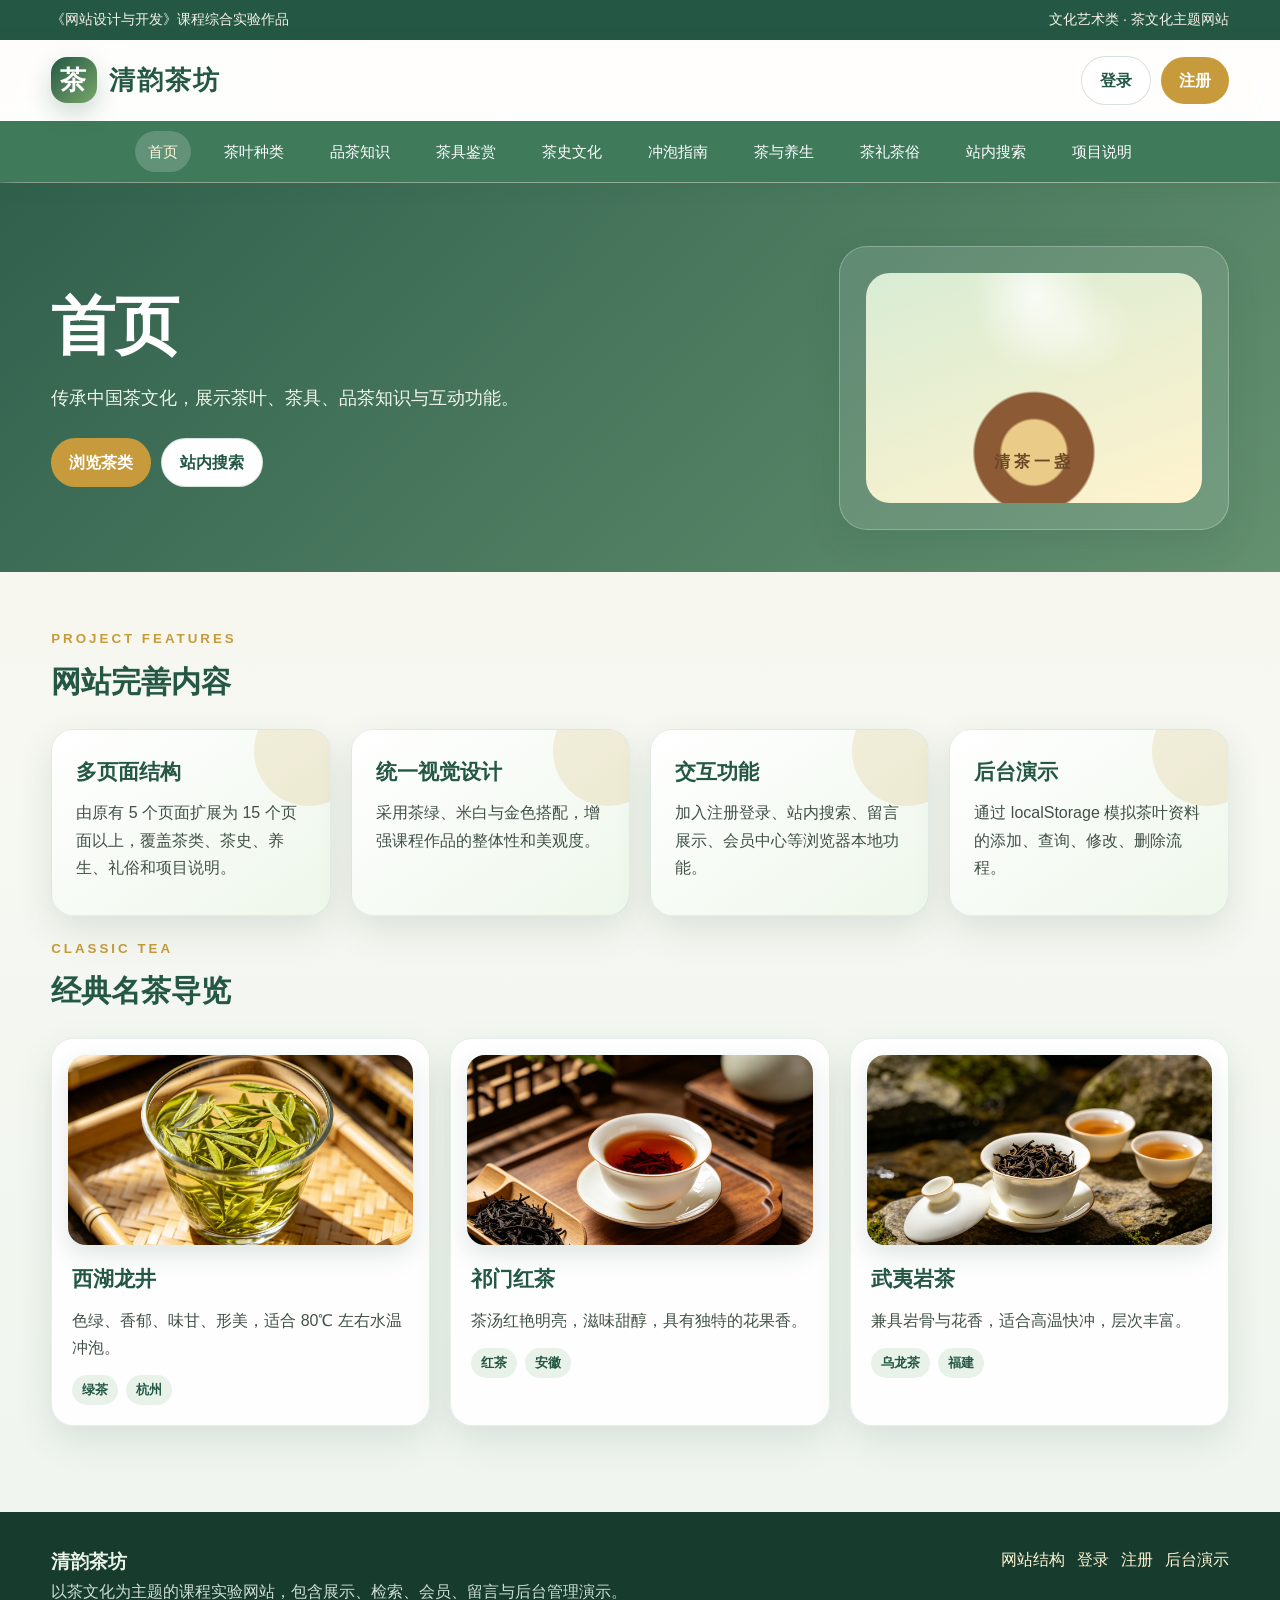
<file: index.html>
<!DOCTYPE html>
<html lang="zh-CN">
<head>
    <meta charset="UTF-8">
    <meta name="viewport" content="width=device-width, initial-scale=1.0">
    <title>首页 - 清韵茶坊</title>
    <meta name="description" content="传承中国茶文化，展示茶叶、茶具、品茶知识与互动功能。">
    <link rel="stylesheet" href="assets/css/style.css">
</head>
<body>
    <div class="topbar">
        <div class="wrap"><span>《网站设计与开发》课程综合实验作品</span><span>文化艺术类 · 茶文化主题网站</span></div>
    </div>
    <header>
        <div class="wrap header-inner">
            <a class="brand" href="index.html"><span class="brand-mark">茶</span><span>清韵茶坊</span></a>
            <div class="header-actions" data-user-area></div>
        </div>
        <nav><div class="wrap nav-inner"><a href="index.html" class="active">首页</a>
<a href="tea.html" class="">茶叶种类</a>
<a href="knowledge.html" class="">品茶知识</a>
<a href="tools.html" class="">茶具鉴赏</a>
<a href="culture.html" class="">茶史文化</a>
<a href="brewing.html" class="">冲泡指南</a>
<a href="health.html" class="">茶与养生</a>
<a href="ceremony.html" class="">茶礼茶俗</a>
<a href="search.html" class="">站内搜索</a>
<a href="about.html" class="">项目说明</a></div></nav>
    </header>
    <section class="hero">
        <div class="wrap hero-grid">
            <div>
                <h1>首页</h1>
                <p>传承中国茶文化，展示茶叶、茶具、品茶知识与互动功能。</p>
                <div class="pill-row">
                    <a class="btn gold" href="tea.html">浏览茶类</a>
                    <a class="btn secondary" href="search.html">站内搜索</a>
                </div>
            </div>
            <div class="hero-card"><div class="steam"></div></div>
        </div>
    </section>
    <main class="wrap">

        <section class="section-title"><small>PROJECT FEATURES</small><h2>网站完善内容</h2></section>
        <div class="grid cols-4">
            <div class="card feature"><h3>多页面结构</h3><p>由原有 5 个页面扩展为 15 个页面以上，覆盖茶类、茶史、养生、礼俗和项目说明。</p></div>
            <div class="card feature"><h3>统一视觉设计</h3><p>采用茶绿、米白与金色搭配，增强课程作品的整体性和美观度。</p></div>
            <div class="card feature"><h3>交互功能</h3><p>加入注册登录、站内搜索、留言展示、会员中心等浏览器本地功能。</p></div>
            <div class="card feature"><h3>后台演示</h3><p>通过 localStorage 模拟茶叶资料的添加、查询、修改、删除流程。</p></div>
        </div>
        <section class="section-title"><small>CLASSIC TEA</small><h2>经典名茶导览</h2></section>
        <div class="grid cols-3">
            <div class="card with-image"><img class="tea-photo" src="assets/images/longjing.jpg" alt="西湖龙井茶"><h3>西湖龙井</h3><p>色绿、香郁、味甘、形美，适合 80℃ 左右水温冲泡。</p><span class="tag">绿茶</span><span class="tag">杭州</span></div>
            <div class="card with-image"><img class="tea-photo" src="assets/images/keemun.jpg" alt="祁门红茶"><h3>祁门红茶</h3><p>茶汤红艳明亮，滋味甜醇，具有独特的花果香。</p><span class="tag">红茶</span><span class="tag">安徽</span></div>
            <div class="card with-image"><img class="tea-photo" src="assets/images/wuyi-rock-tea.jpg" alt="武夷岩茶"><h3>武夷岩茶</h3><p>兼具岩骨与花香，适合高温快冲，层次丰富。</p><span class="tag">乌龙茶</span><span class="tag">福建</span></div>
        </div>

    </main>
    <footer>
        <div class="wrap footer-grid">
            <div>
                <h3>清韵茶坊</h3>
                <p>以茶文化为主题的课程实验网站，包含展示、检索、会员、留言与后台管理演示。</p>
            </div>
            <div class="footer-links">
                <a href="sitemap.html">网站结构</a>
                <a href="login.html">登录</a>
                <a href="register.html">注册</a>
                <a href="admin.html">后台演示</a>
            </div>
        </div>
    </footer>
    <script src="assets/js/app.js"></script>
</body>
</html>
</file>
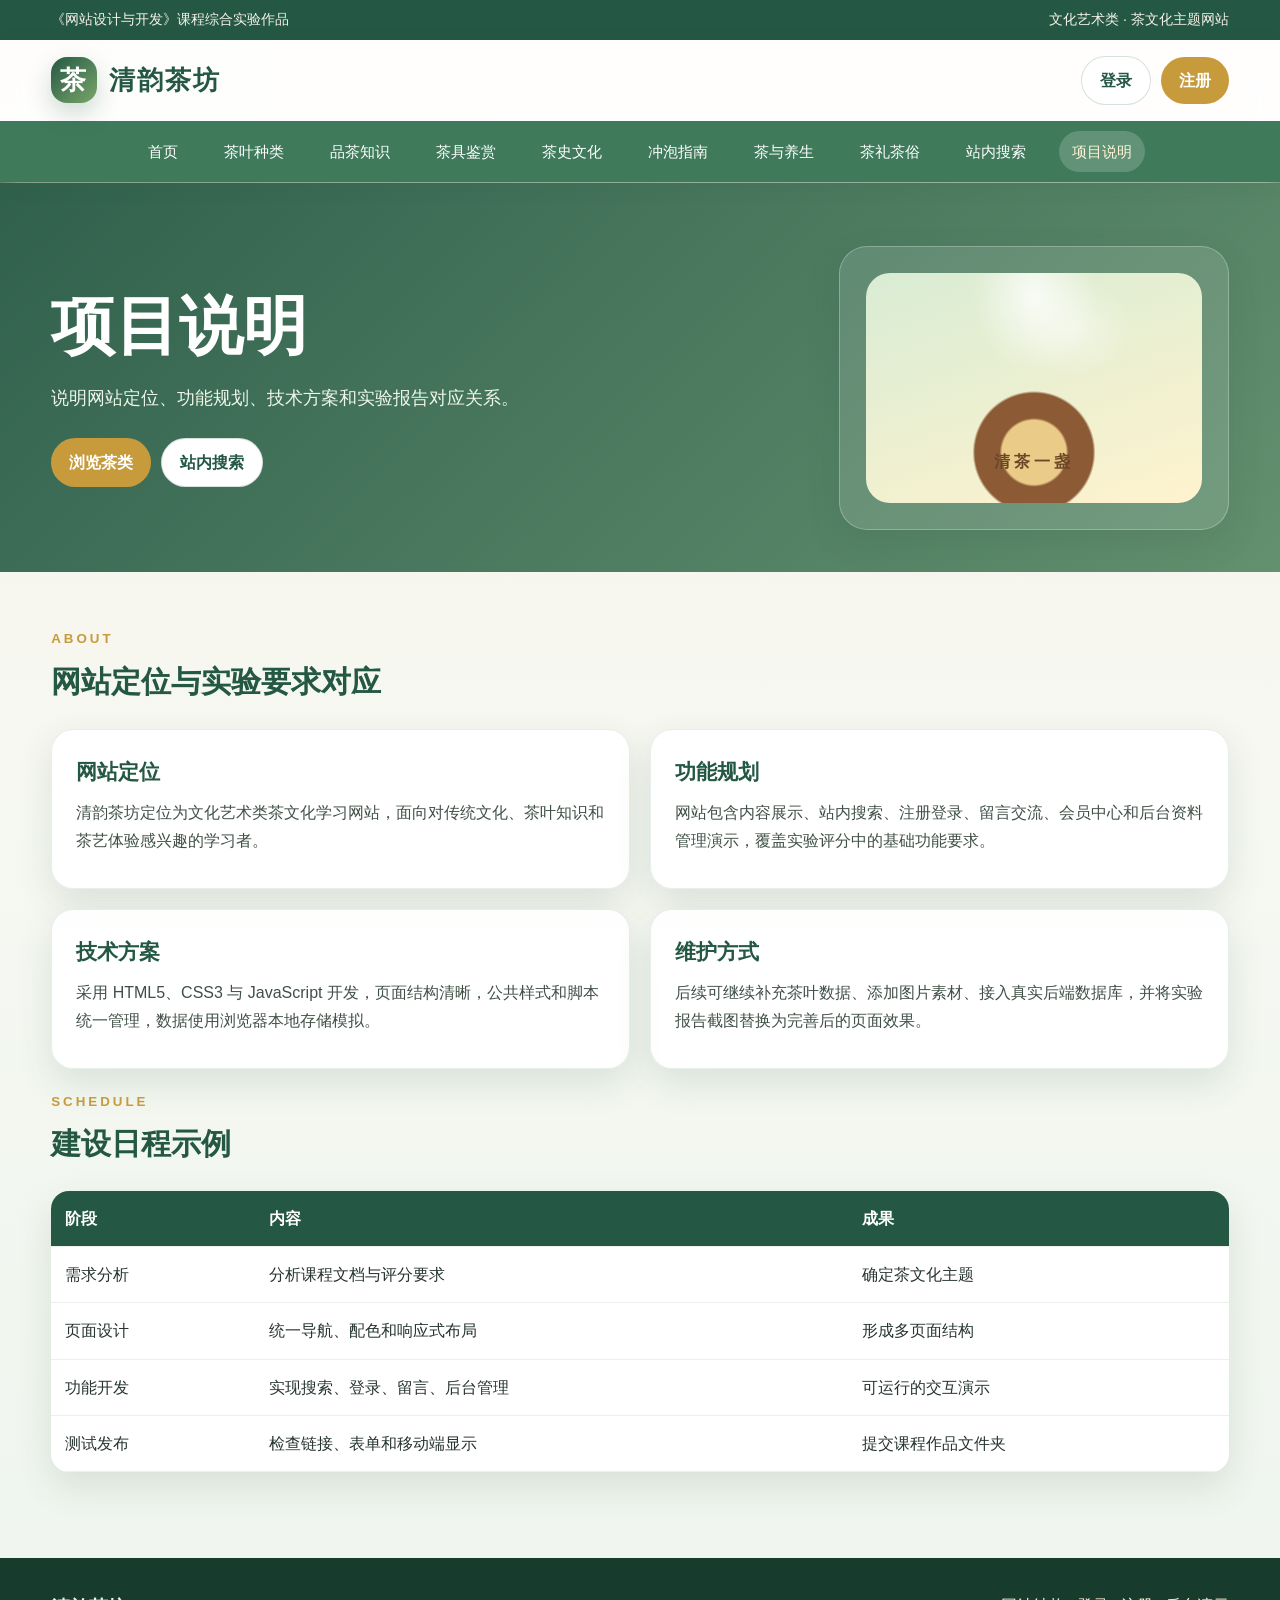
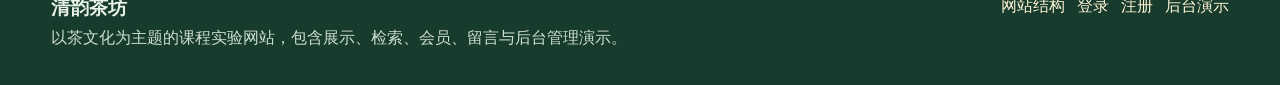
<file: about.html>
<!DOCTYPE html>
<html lang="zh-CN">
<head>
    <meta charset="UTF-8">
    <meta name="viewport" content="width=device-width, initial-scale=1.0">
    <title>项目说明 - 清韵茶坊</title>
    <meta name="description" content="说明网站定位、功能规划、技术方案和实验报告对应关系。">
    <link rel="stylesheet" href="assets/css/style.css">
</head>
<body>
    <div class="topbar">
        <div class="wrap"><span>《网站设计与开发》课程综合实验作品</span><span>文化艺术类 · 茶文化主题网站</span></div>
    </div>
    <header>
        <div class="wrap header-inner">
            <a class="brand" href="index.html"><span class="brand-mark">茶</span><span>清韵茶坊</span></a>
            <div class="header-actions" data-user-area></div>
        </div>
        <nav><div class="wrap nav-inner"><a href="index.html" class="">首页</a>
<a href="tea.html" class="">茶叶种类</a>
<a href="knowledge.html" class="">品茶知识</a>
<a href="tools.html" class="">茶具鉴赏</a>
<a href="culture.html" class="">茶史文化</a>
<a href="brewing.html" class="">冲泡指南</a>
<a href="health.html" class="">茶与养生</a>
<a href="ceremony.html" class="">茶礼茶俗</a>
<a href="search.html" class="">站内搜索</a>
<a href="about.html" class="active">项目说明</a></div></nav>
    </header>
    <section class="hero">
        <div class="wrap hero-grid">
            <div>
                <h1>项目说明</h1>
                <p>说明网站定位、功能规划、技术方案和实验报告对应关系。</p>
                <div class="pill-row">
                    <a class="btn gold" href="tea.html">浏览茶类</a>
                    <a class="btn secondary" href="search.html">站内搜索</a>
                </div>
            </div>
            <div class="hero-card"><div class="steam"></div></div>
        </div>
    </section>
    <main class="wrap">

        <section class="section-title"><small>ABOUT</small><h2>网站定位与实验要求对应</h2></section>
        <div class="grid cols-2">
            <div class="card"><h3>网站定位</h3><p>清韵茶坊定位为文化艺术类茶文化学习网站，面向对传统文化、茶叶知识和茶艺体验感兴趣的学习者。</p></div>
            <div class="card"><h3>功能规划</h3><p>网站包含内容展示、站内搜索、注册登录、留言交流、会员中心和后台资料管理演示，覆盖实验评分中的基础功能要求。</p></div>
            <div class="card"><h3>技术方案</h3><p>采用 HTML5、CSS3 与 JavaScript 开发，页面结构清晰，公共样式和脚本统一管理，数据使用浏览器本地存储模拟。</p></div>
            <div class="card"><h3>维护方式</h3><p>后续可继续补充茶叶数据、添加图片素材、接入真实后端数据库，并将实验报告截图替换为完善后的页面效果。</p></div>
        </div>
        <section class="section-title"><small>SCHEDULE</small><h2>建设日程示例</h2></section>
        <table><tr><th>阶段</th><th>内容</th><th>成果</th></tr><tr><td>需求分析</td><td>分析课程文档与评分要求</td><td>确定茶文化主题</td></tr><tr><td>页面设计</td><td>统一导航、配色和响应式布局</td><td>形成多页面结构</td></tr><tr><td>功能开发</td><td>实现搜索、登录、留言、后台管理</td><td>可运行的交互演示</td></tr><tr><td>测试发布</td><td>检查链接、表单和移动端显示</td><td>提交课程作品文件夹</td></tr></table>

    </main>
    <footer>
        <div class="wrap footer-grid">
            <div>
                <h3>清韵茶坊</h3>
                <p>以茶文化为主题的课程实验网站，包含展示、检索、会员、留言与后台管理演示。</p>
            </div>
            <div class="footer-links">
                <a href="sitemap.html">网站结构</a>
                <a href="login.html">登录</a>
                <a href="register.html">注册</a>
                <a href="admin.html">后台演示</a>
            </div>
        </div>
    </footer>
    <script src="assets/js/app.js"></script>
</body>
</html>
</file>
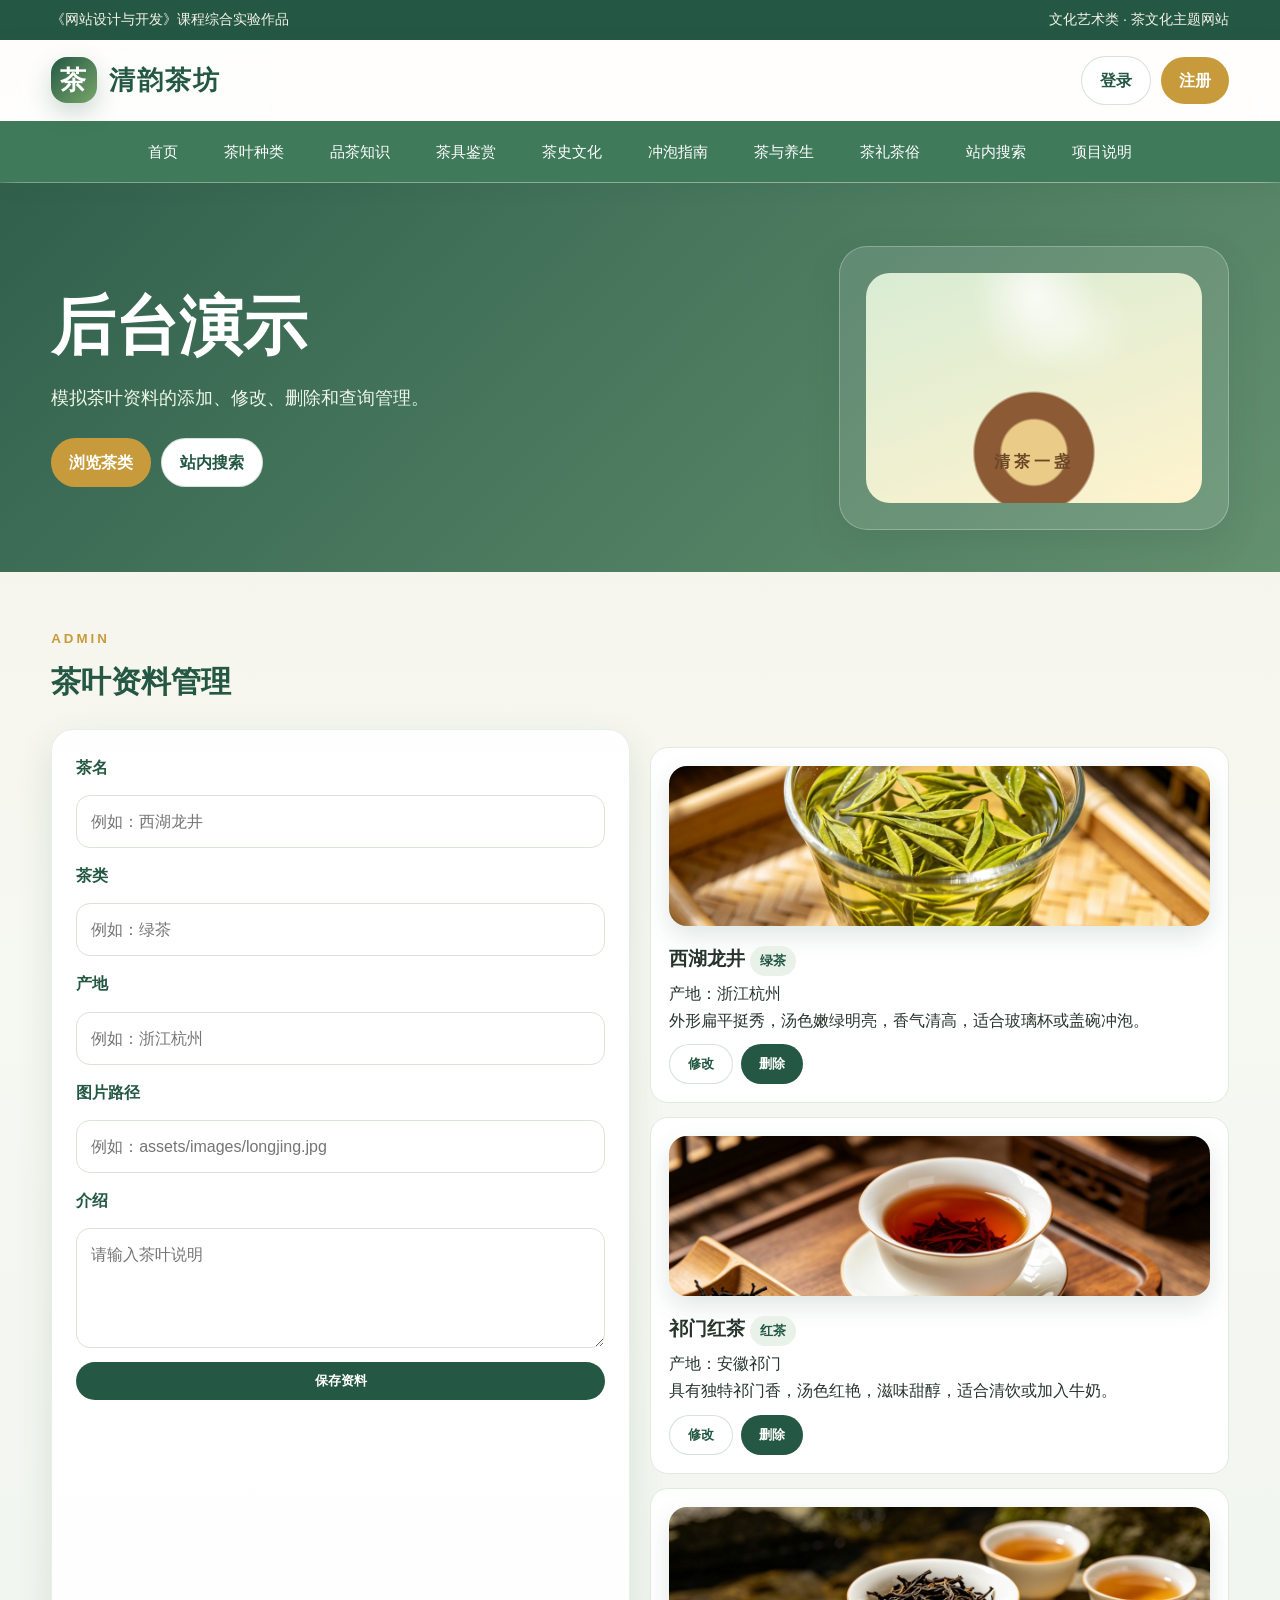
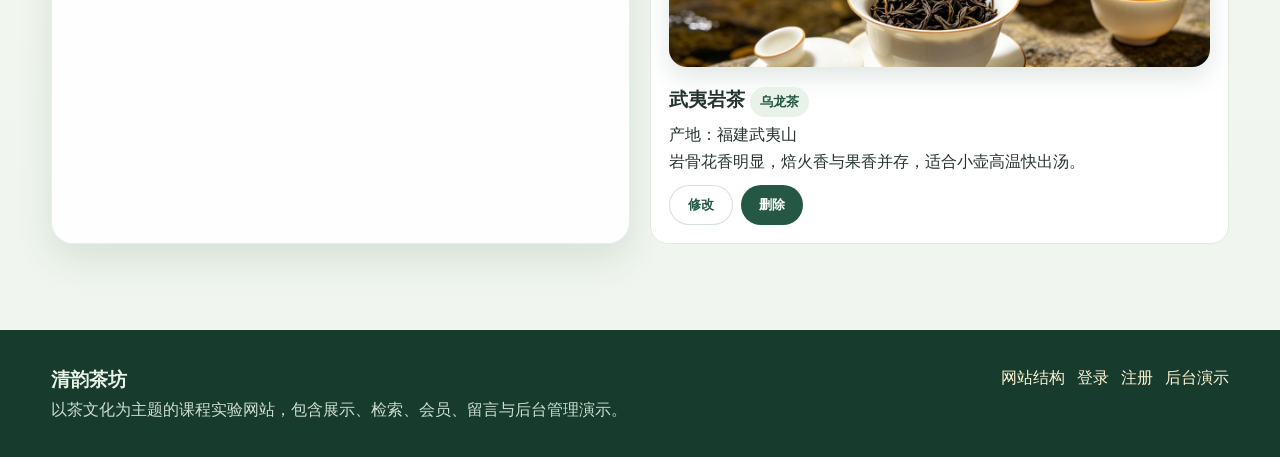
<file: admin.html>
<!DOCTYPE html>
<html lang="zh-CN">
<head>
    <meta charset="UTF-8">
    <meta name="viewport" content="width=device-width, initial-scale=1.0">
    <title>后台演示 - 清韵茶坊</title>
    <meta name="description" content="模拟茶叶资料的添加、修改、删除和查询管理。">
    <link rel="stylesheet" href="assets/css/style.css">
</head>
<body>
    <div class="topbar">
        <div class="wrap"><span>《网站设计与开发》课程综合实验作品</span><span>文化艺术类 · 茶文化主题网站</span></div>
    </div>
    <header>
        <div class="wrap header-inner">
            <a class="brand" href="index.html"><span class="brand-mark">茶</span><span>清韵茶坊</span></a>
            <div class="header-actions" data-user-area></div>
        </div>
        <nav><div class="wrap nav-inner"><a href="index.html" class="">首页</a>
<a href="tea.html" class="">茶叶种类</a>
<a href="knowledge.html" class="">品茶知识</a>
<a href="tools.html" class="">茶具鉴赏</a>
<a href="culture.html" class="">茶史文化</a>
<a href="brewing.html" class="">冲泡指南</a>
<a href="health.html" class="">茶与养生</a>
<a href="ceremony.html" class="">茶礼茶俗</a>
<a href="search.html" class="">站内搜索</a>
<a href="about.html" class="">项目说明</a></div></nav>
    </header>
    <section class="hero">
        <div class="wrap hero-grid">
            <div>
                <h1>后台演示</h1>
                <p>模拟茶叶资料的添加、修改、删除和查询管理。</p>
                <div class="pill-row">
                    <a class="btn gold" href="tea.html">浏览茶类</a>
                    <a class="btn secondary" href="search.html">站内搜索</a>
                </div>
            </div>
            <div class="hero-card"><div class="steam"></div></div>
        </div>
    </section>
    <main class="wrap">

        <section class="section-title"><small>ADMIN</small><h2>茶叶资料管理</h2></section>
        <div class="grid cols-2">
            <div class="card">
                <form class="form" id="teaForm">
                    <input type="hidden" name="index">
                    <label>茶名</label><input name="name" required placeholder="例如：西湖龙井">
                    <label>茶类</label><input name="type" required placeholder="例如：绿茶">
                    <label>产地</label><input name="origin" required placeholder="例如：浙江杭州">
                    <label>图片路径</label><input name="img" placeholder="例如：assets/images/longjing.jpg">
                    <label>介绍</label><textarea name="desc" required placeholder="请输入茶叶说明"></textarea>
                    <button class="btn" type="submit">保存资料</button>
                </form>
            </div>
            <div>
                <div class="admin-list" id="adminList"></div>
            </div>
        </div>

    </main>
    <footer>
        <div class="wrap footer-grid">
            <div>
                <h3>清韵茶坊</h3>
                <p>以茶文化为主题的课程实验网站，包含展示、检索、会员、留言与后台管理演示。</p>
            </div>
            <div class="footer-links">
                <a href="sitemap.html">网站结构</a>
                <a href="login.html">登录</a>
                <a href="register.html">注册</a>
                <a href="admin.html">后台演示</a>
            </div>
        </div>
    </footer>
    <script src="assets/js/app.js"></script>
</body>
</html>
</file>
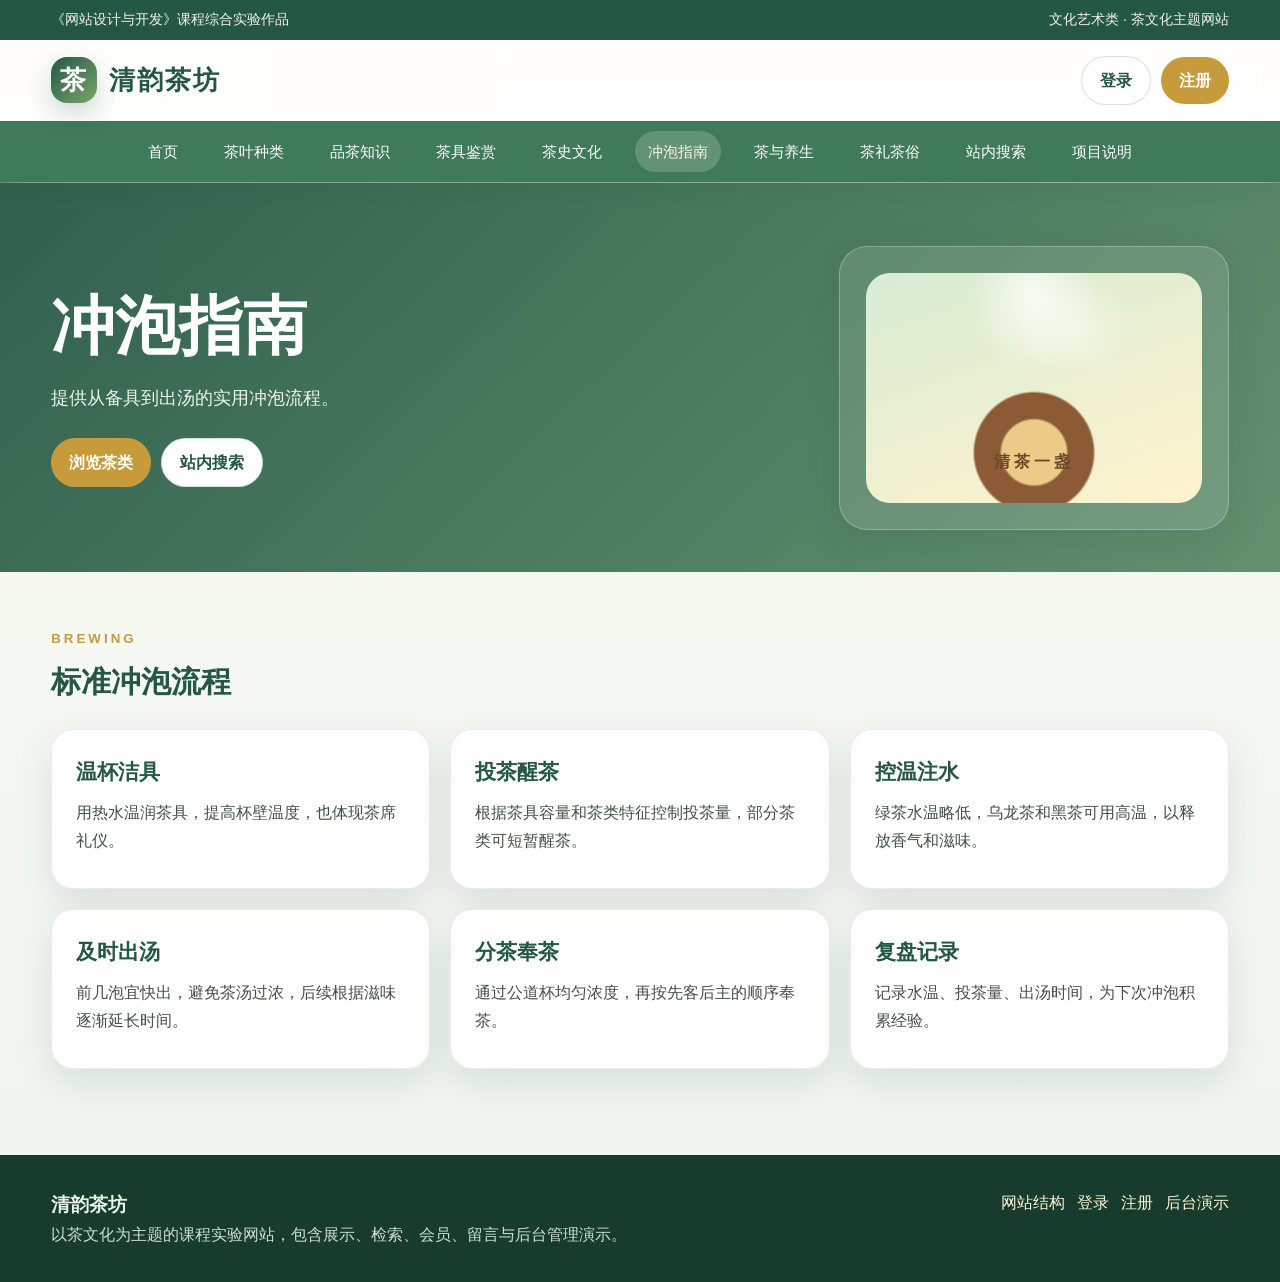
<file: brewing.html>
<!DOCTYPE html>
<html lang="zh-CN">
<head>
    <meta charset="UTF-8">
    <meta name="viewport" content="width=device-width, initial-scale=1.0">
    <title>冲泡指南 - 清韵茶坊</title>
    <meta name="description" content="提供从备具到出汤的实用冲泡流程。">
    <link rel="stylesheet" href="assets/css/style.css">
</head>
<body>
    <div class="topbar">
        <div class="wrap"><span>《网站设计与开发》课程综合实验作品</span><span>文化艺术类 · 茶文化主题网站</span></div>
    </div>
    <header>
        <div class="wrap header-inner">
            <a class="brand" href="index.html"><span class="brand-mark">茶</span><span>清韵茶坊</span></a>
            <div class="header-actions" data-user-area></div>
        </div>
        <nav><div class="wrap nav-inner"><a href="index.html" class="">首页</a>
<a href="tea.html" class="">茶叶种类</a>
<a href="knowledge.html" class="">品茶知识</a>
<a href="tools.html" class="">茶具鉴赏</a>
<a href="culture.html" class="">茶史文化</a>
<a href="brewing.html" class="active">冲泡指南</a>
<a href="health.html" class="">茶与养生</a>
<a href="ceremony.html" class="">茶礼茶俗</a>
<a href="search.html" class="">站内搜索</a>
<a href="about.html" class="">项目说明</a></div></nav>
    </header>
    <section class="hero">
        <div class="wrap hero-grid">
            <div>
                <h1>冲泡指南</h1>
                <p>提供从备具到出汤的实用冲泡流程。</p>
                <div class="pill-row">
                    <a class="btn gold" href="tea.html">浏览茶类</a>
                    <a class="btn secondary" href="search.html">站内搜索</a>
                </div>
            </div>
            <div class="hero-card"><div class="steam"></div></div>
        </div>
    </section>
    <main class="wrap">

        <section class="section-title"><small>BREWING</small><h2>标准冲泡流程</h2></section>
        <div class="grid cols-3">
            <div class="card"><h3>温杯洁具</h3><p>用热水温润茶具，提高杯壁温度，也体现茶席礼仪。</p></div>
            <div class="card"><h3>投茶醒茶</h3><p>根据茶具容量和茶类特征控制投茶量，部分茶类可短暂醒茶。</p></div>
            <div class="card"><h3>控温注水</h3><p>绿茶水温略低，乌龙茶和黑茶可用高温，以释放香气和滋味。</p></div>
            <div class="card"><h3>及时出汤</h3><p>前几泡宜快出，避免茶汤过浓，后续根据滋味逐渐延长时间。</p></div>
            <div class="card"><h3>分茶奉茶</h3><p>通过公道杯均匀浓度，再按先客后主的顺序奉茶。</p></div>
            <div class="card"><h3>复盘记录</h3><p>记录水温、投茶量、出汤时间，为下次冲泡积累经验。</p></div>
        </div>

    </main>
    <footer>
        <div class="wrap footer-grid">
            <div>
                <h3>清韵茶坊</h3>
                <p>以茶文化为主题的课程实验网站，包含展示、检索、会员、留言与后台管理演示。</p>
            </div>
            <div class="footer-links">
                <a href="sitemap.html">网站结构</a>
                <a href="login.html">登录</a>
                <a href="register.html">注册</a>
                <a href="admin.html">后台演示</a>
            </div>
        </div>
    </footer>
    <script src="assets/js/app.js"></script>
</body>
</html>
</file>
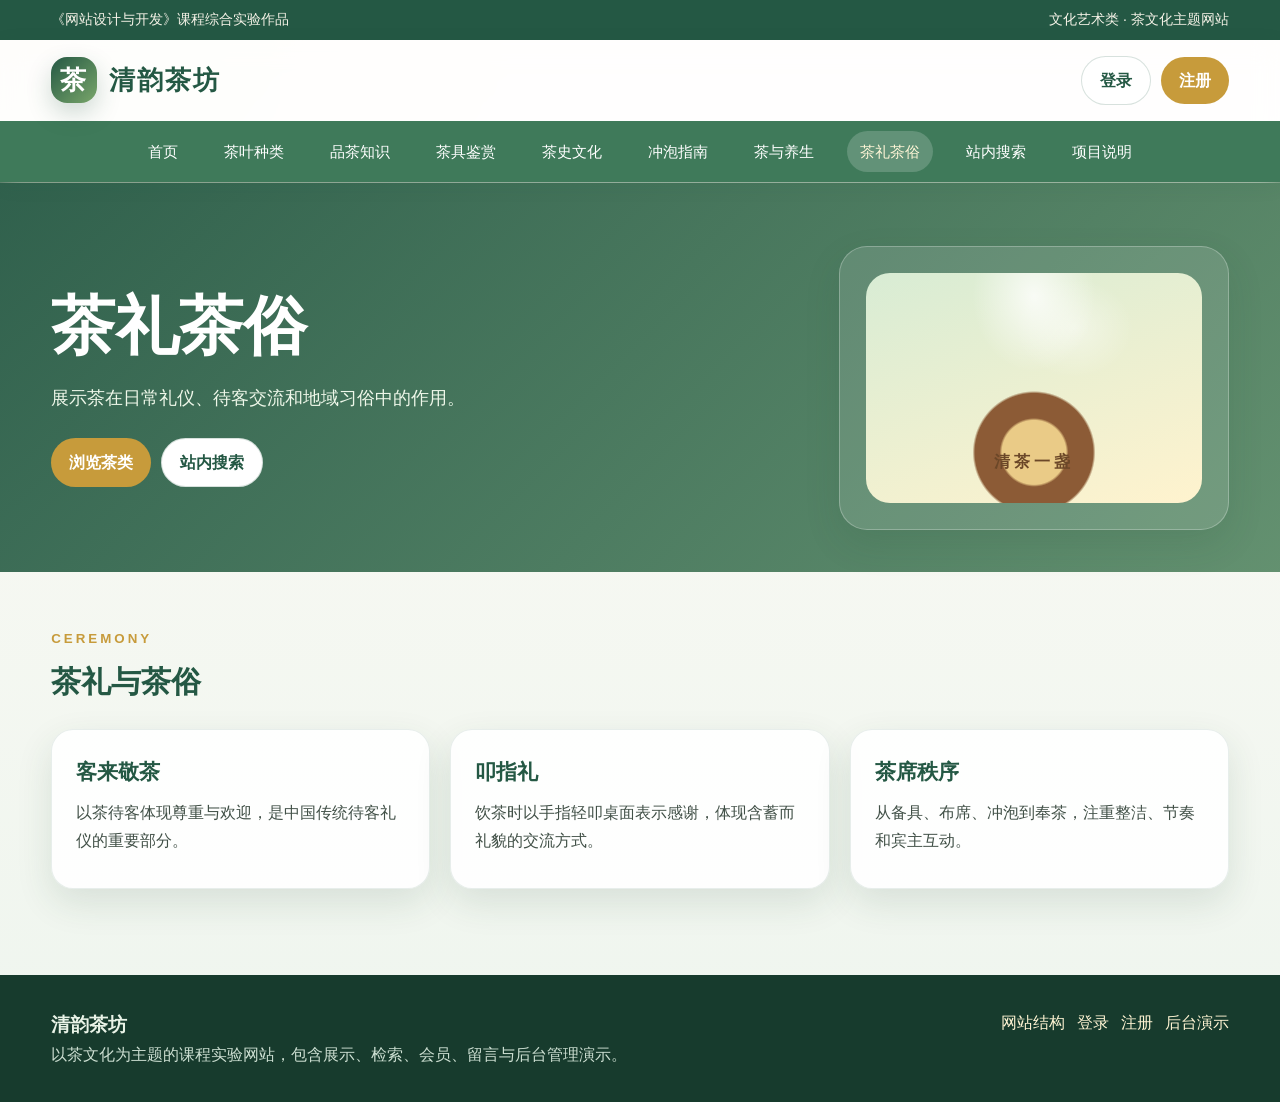
<file: ceremony.html>
<!DOCTYPE html>
<html lang="zh-CN">
<head>
    <meta charset="UTF-8">
    <meta name="viewport" content="width=device-width, initial-scale=1.0">
    <title>茶礼茶俗 - 清韵茶坊</title>
    <meta name="description" content="展示茶在日常礼仪、待客交流和地域习俗中的作用。">
    <link rel="stylesheet" href="assets/css/style.css">
</head>
<body>
    <div class="topbar">
        <div class="wrap"><span>《网站设计与开发》课程综合实验作品</span><span>文化艺术类 · 茶文化主题网站</span></div>
    </div>
    <header>
        <div class="wrap header-inner">
            <a class="brand" href="index.html"><span class="brand-mark">茶</span><span>清韵茶坊</span></a>
            <div class="header-actions" data-user-area></div>
        </div>
        <nav><div class="wrap nav-inner"><a href="index.html" class="">首页</a>
<a href="tea.html" class="">茶叶种类</a>
<a href="knowledge.html" class="">品茶知识</a>
<a href="tools.html" class="">茶具鉴赏</a>
<a href="culture.html" class="">茶史文化</a>
<a href="brewing.html" class="">冲泡指南</a>
<a href="health.html" class="">茶与养生</a>
<a href="ceremony.html" class="active">茶礼茶俗</a>
<a href="search.html" class="">站内搜索</a>
<a href="about.html" class="">项目说明</a></div></nav>
    </header>
    <section class="hero">
        <div class="wrap hero-grid">
            <div>
                <h1>茶礼茶俗</h1>
                <p>展示茶在日常礼仪、待客交流和地域习俗中的作用。</p>
                <div class="pill-row">
                    <a class="btn gold" href="tea.html">浏览茶类</a>
                    <a class="btn secondary" href="search.html">站内搜索</a>
                </div>
            </div>
            <div class="hero-card"><div class="steam"></div></div>
        </div>
    </section>
    <main class="wrap">

        <section class="section-title"><small>CEREMONY</small><h2>茶礼与茶俗</h2></section>
        <div class="grid cols-3">
            <div class="card"><h3>客来敬茶</h3><p>以茶待客体现尊重与欢迎，是中国传统待客礼仪的重要部分。</p></div>
            <div class="card"><h3>叩指礼</h3><p>饮茶时以手指轻叩桌面表示感谢，体现含蓄而礼貌的交流方式。</p></div>
            <div class="card"><h3>茶席秩序</h3><p>从备具、布席、冲泡到奉茶，注重整洁、节奏和宾主互动。</p></div>
        </div>

    </main>
    <footer>
        <div class="wrap footer-grid">
            <div>
                <h3>清韵茶坊</h3>
                <p>以茶文化为主题的课程实验网站，包含展示、检索、会员、留言与后台管理演示。</p>
            </div>
            <div class="footer-links">
                <a href="sitemap.html">网站结构</a>
                <a href="login.html">登录</a>
                <a href="register.html">注册</a>
                <a href="admin.html">后台演示</a>
            </div>
        </div>
    </footer>
    <script src="assets/js/app.js"></script>
</body>
</html>
</file>
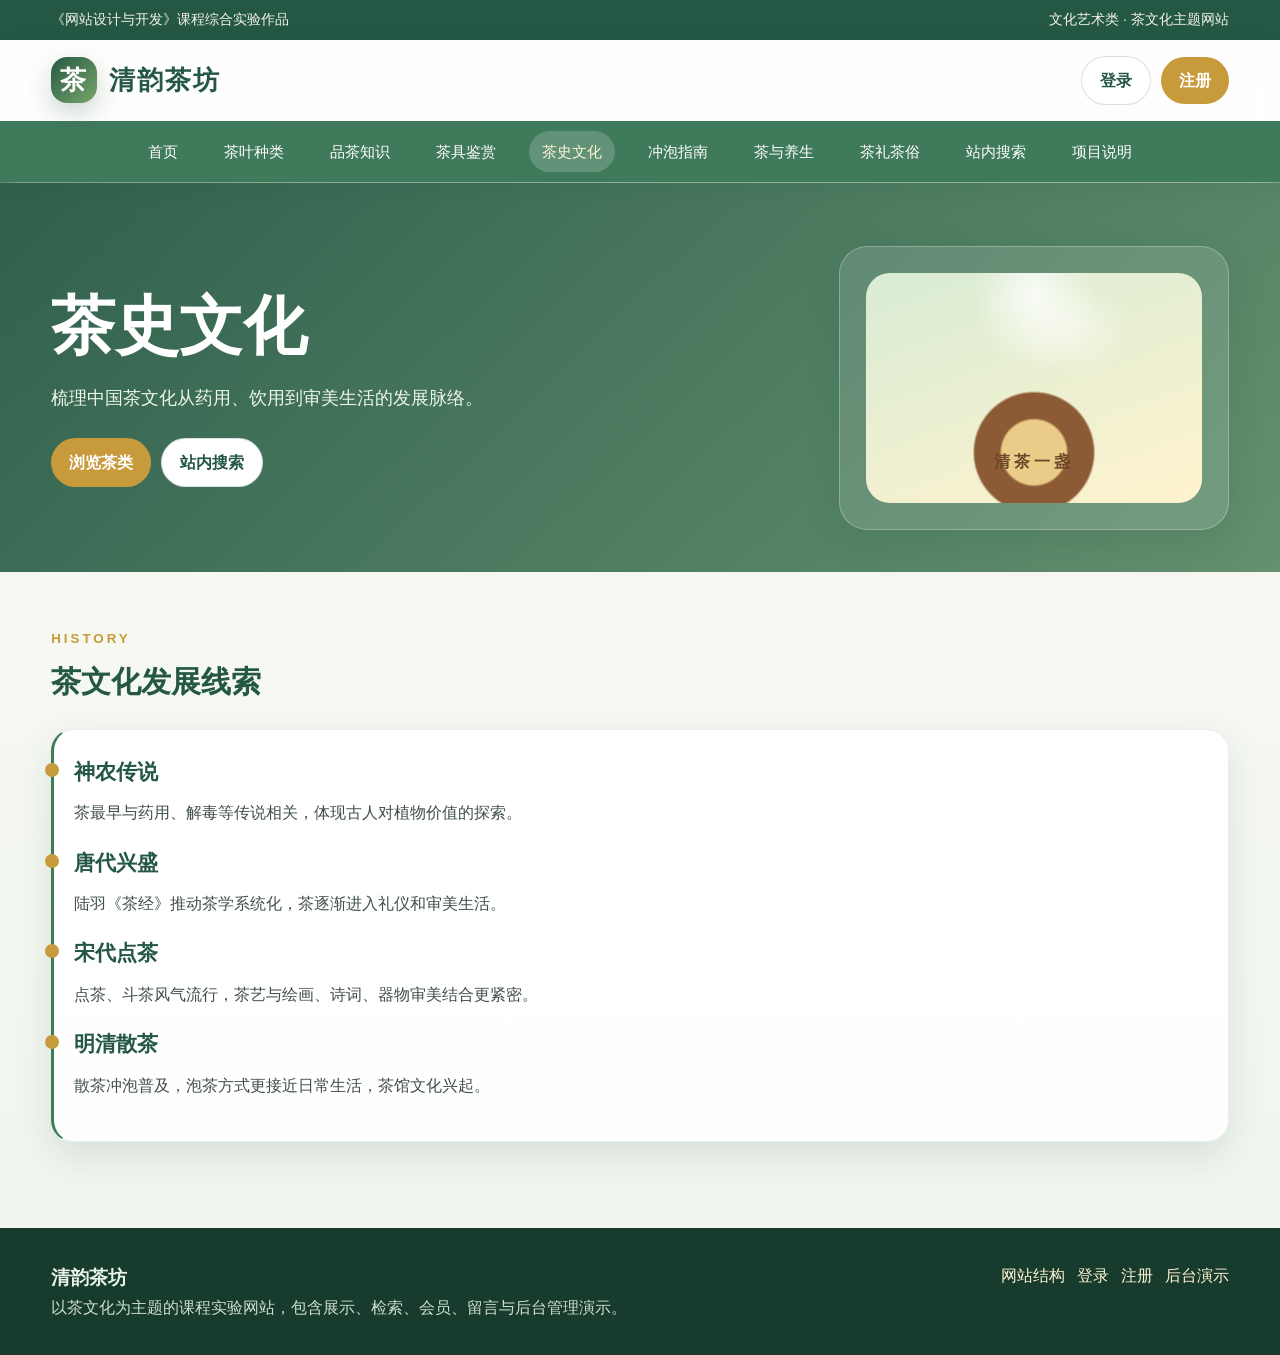
<file: culture.html>
<!DOCTYPE html>
<html lang="zh-CN">
<head>
    <meta charset="UTF-8">
    <meta name="viewport" content="width=device-width, initial-scale=1.0">
    <title>茶史文化 - 清韵茶坊</title>
    <meta name="description" content="梳理中国茶文化从药用、饮用到审美生活的发展脉络。">
    <link rel="stylesheet" href="assets/css/style.css">
</head>
<body>
    <div class="topbar">
        <div class="wrap"><span>《网站设计与开发》课程综合实验作品</span><span>文化艺术类 · 茶文化主题网站</span></div>
    </div>
    <header>
        <div class="wrap header-inner">
            <a class="brand" href="index.html"><span class="brand-mark">茶</span><span>清韵茶坊</span></a>
            <div class="header-actions" data-user-area></div>
        </div>
        <nav><div class="wrap nav-inner"><a href="index.html" class="">首页</a>
<a href="tea.html" class="">茶叶种类</a>
<a href="knowledge.html" class="">品茶知识</a>
<a href="tools.html" class="">茶具鉴赏</a>
<a href="culture.html" class="active">茶史文化</a>
<a href="brewing.html" class="">冲泡指南</a>
<a href="health.html" class="">茶与养生</a>
<a href="ceremony.html" class="">茶礼茶俗</a>
<a href="search.html" class="">站内搜索</a>
<a href="about.html" class="">项目说明</a></div></nav>
    </header>
    <section class="hero">
        <div class="wrap hero-grid">
            <div>
                <h1>茶史文化</h1>
                <p>梳理中国茶文化从药用、饮用到审美生活的发展脉络。</p>
                <div class="pill-row">
                    <a class="btn gold" href="tea.html">浏览茶类</a>
                    <a class="btn secondary" href="search.html">站内搜索</a>
                </div>
            </div>
            <div class="hero-card"><div class="steam"></div></div>
        </div>
    </section>
    <main class="wrap">

        <section class="section-title"><small>HISTORY</small><h2>茶文化发展线索</h2></section>
        <div class="card timeline">
            <div class="item"><h3>神农传说</h3><p>茶最早与药用、解毒等传说相关，体现古人对植物价值的探索。</p></div>
            <div class="item"><h3>唐代兴盛</h3><p>陆羽《茶经》推动茶学系统化，茶逐渐进入礼仪和审美生活。</p></div>
            <div class="item"><h3>宋代点茶</h3><p>点茶、斗茶风气流行，茶艺与绘画、诗词、器物审美结合更紧密。</p></div>
            <div class="item"><h3>明清散茶</h3><p>散茶冲泡普及，泡茶方式更接近日常生活，茶馆文化兴起。</p></div>
        </div>

    </main>
    <footer>
        <div class="wrap footer-grid">
            <div>
                <h3>清韵茶坊</h3>
                <p>以茶文化为主题的课程实验网站，包含展示、检索、会员、留言与后台管理演示。</p>
            </div>
            <div class="footer-links">
                <a href="sitemap.html">网站结构</a>
                <a href="login.html">登录</a>
                <a href="register.html">注册</a>
                <a href="admin.html">后台演示</a>
            </div>
        </div>
    </footer>
    <script src="assets/js/app.js"></script>
</body>
</html>
</file>
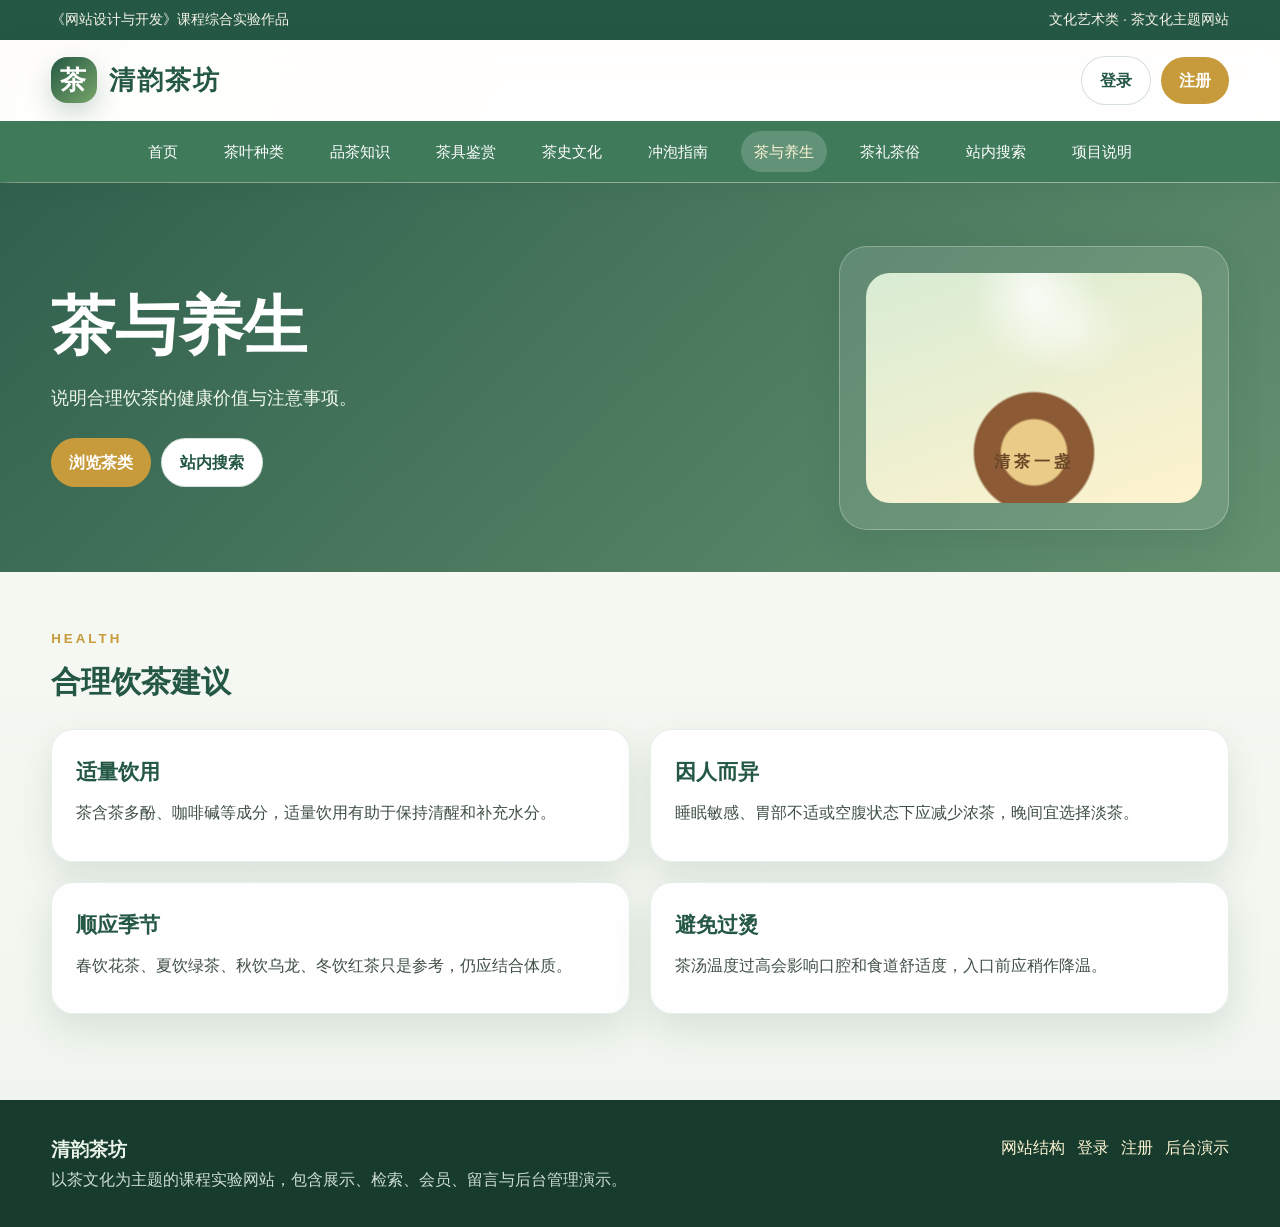
<file: health.html>
<!DOCTYPE html>
<html lang="zh-CN">
<head>
    <meta charset="UTF-8">
    <meta name="viewport" content="width=device-width, initial-scale=1.0">
    <title>茶与养生 - 清韵茶坊</title>
    <meta name="description" content="说明合理饮茶的健康价值与注意事项。">
    <link rel="stylesheet" href="assets/css/style.css">
</head>
<body>
    <div class="topbar">
        <div class="wrap"><span>《网站设计与开发》课程综合实验作品</span><span>文化艺术类 · 茶文化主题网站</span></div>
    </div>
    <header>
        <div class="wrap header-inner">
            <a class="brand" href="index.html"><span class="brand-mark">茶</span><span>清韵茶坊</span></a>
            <div class="header-actions" data-user-area></div>
        </div>
        <nav><div class="wrap nav-inner"><a href="index.html" class="">首页</a>
<a href="tea.html" class="">茶叶种类</a>
<a href="knowledge.html" class="">品茶知识</a>
<a href="tools.html" class="">茶具鉴赏</a>
<a href="culture.html" class="">茶史文化</a>
<a href="brewing.html" class="">冲泡指南</a>
<a href="health.html" class="active">茶与养生</a>
<a href="ceremony.html" class="">茶礼茶俗</a>
<a href="search.html" class="">站内搜索</a>
<a href="about.html" class="">项目说明</a></div></nav>
    </header>
    <section class="hero">
        <div class="wrap hero-grid">
            <div>
                <h1>茶与养生</h1>
                <p>说明合理饮茶的健康价值与注意事项。</p>
                <div class="pill-row">
                    <a class="btn gold" href="tea.html">浏览茶类</a>
                    <a class="btn secondary" href="search.html">站内搜索</a>
                </div>
            </div>
            <div class="hero-card"><div class="steam"></div></div>
        </div>
    </section>
    <main class="wrap">

        <section class="section-title"><small>HEALTH</small><h2>合理饮茶建议</h2></section>
        <div class="grid cols-2">
            <div class="card"><h3>适量饮用</h3><p>茶含茶多酚、咖啡碱等成分，适量饮用有助于保持清醒和补充水分。</p></div>
            <div class="card"><h3>因人而异</h3><p>睡眠敏感、胃部不适或空腹状态下应减少浓茶，晚间宜选择淡茶。</p></div>
            <div class="card"><h3>顺应季节</h3><p>春饮花茶、夏饮绿茶、秋饮乌龙、冬饮红茶只是参考，仍应结合体质。</p></div>
            <div class="card"><h3>避免过烫</h3><p>茶汤温度过高会影响口腔和食道舒适度，入口前应稍作降温。</p></div>
        </div>

    </main>
    <footer>
        <div class="wrap footer-grid">
            <div>
                <h3>清韵茶坊</h3>
                <p>以茶文化为主题的课程实验网站，包含展示、检索、会员、留言与后台管理演示。</p>
            </div>
            <div class="footer-links">
                <a href="sitemap.html">网站结构</a>
                <a href="login.html">登录</a>
                <a href="register.html">注册</a>
                <a href="admin.html">后台演示</a>
            </div>
        </div>
    </footer>
    <script src="assets/js/app.js"></script>
</body>
</html>
</file>
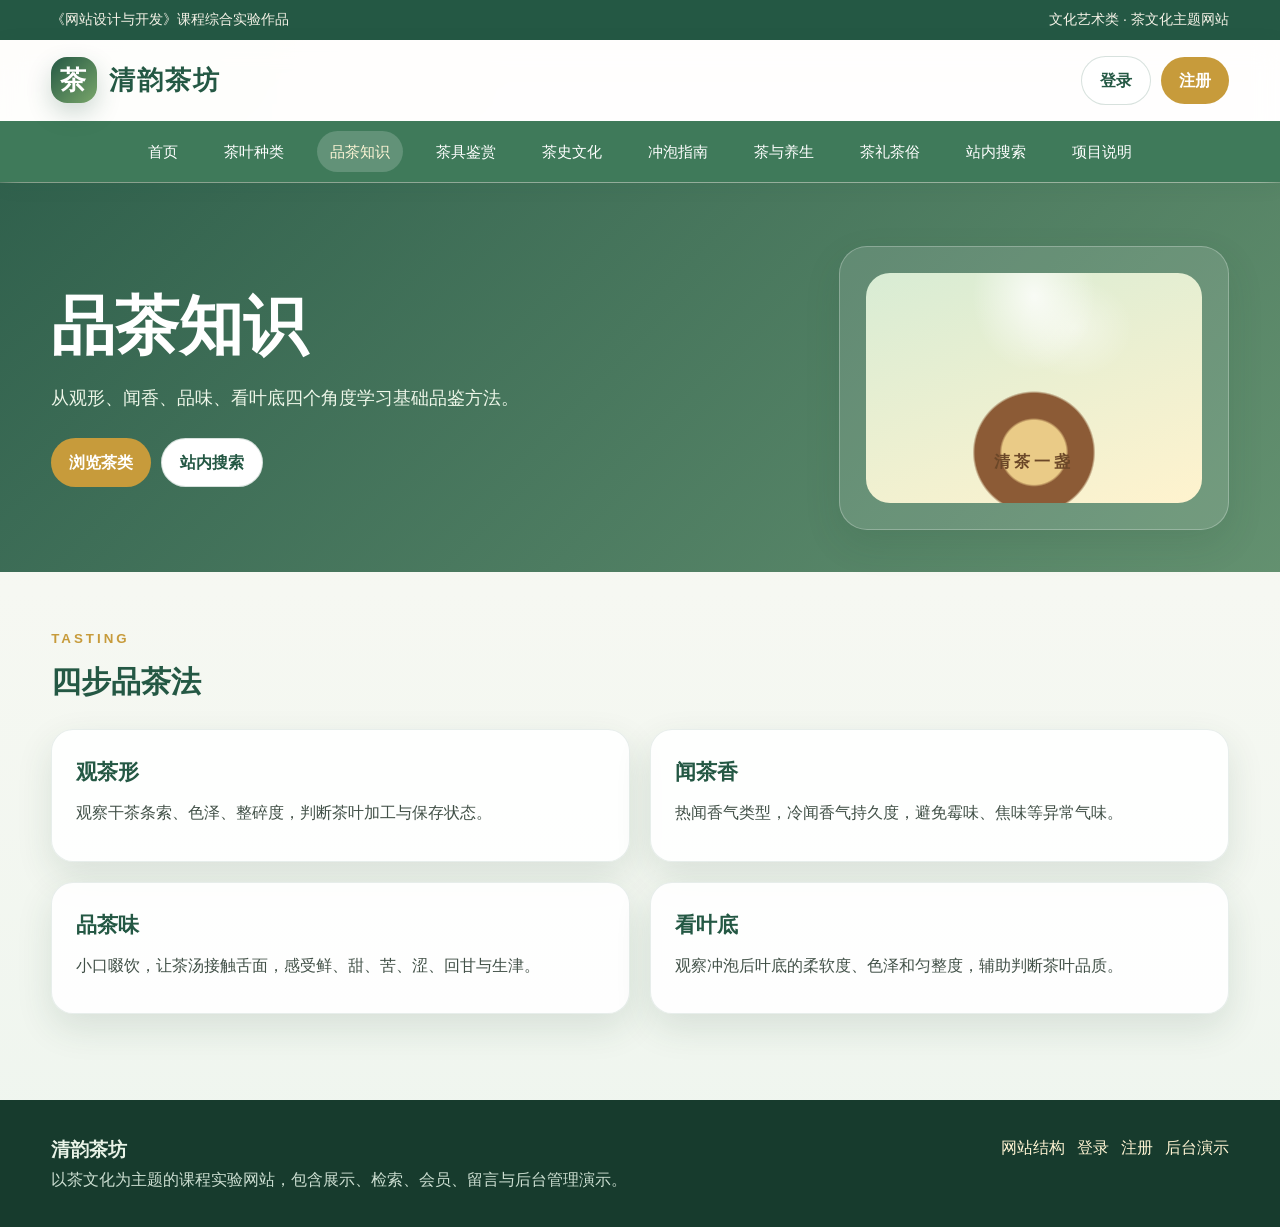
<file: knowledge.html>
<!DOCTYPE html>
<html lang="zh-CN">
<head>
    <meta charset="UTF-8">
    <meta name="viewport" content="width=device-width, initial-scale=1.0">
    <title>品茶知识 - 清韵茶坊</title>
    <meta name="description" content="从观形、闻香、品味、看叶底四个角度学习基础品鉴方法。">
    <link rel="stylesheet" href="assets/css/style.css">
</head>
<body>
    <div class="topbar">
        <div class="wrap"><span>《网站设计与开发》课程综合实验作品</span><span>文化艺术类 · 茶文化主题网站</span></div>
    </div>
    <header>
        <div class="wrap header-inner">
            <a class="brand" href="index.html"><span class="brand-mark">茶</span><span>清韵茶坊</span></a>
            <div class="header-actions" data-user-area></div>
        </div>
        <nav><div class="wrap nav-inner"><a href="index.html" class="">首页</a>
<a href="tea.html" class="">茶叶种类</a>
<a href="knowledge.html" class="active">品茶知识</a>
<a href="tools.html" class="">茶具鉴赏</a>
<a href="culture.html" class="">茶史文化</a>
<a href="brewing.html" class="">冲泡指南</a>
<a href="health.html" class="">茶与养生</a>
<a href="ceremony.html" class="">茶礼茶俗</a>
<a href="search.html" class="">站内搜索</a>
<a href="about.html" class="">项目说明</a></div></nav>
    </header>
    <section class="hero">
        <div class="wrap hero-grid">
            <div>
                <h1>品茶知识</h1>
                <p>从观形、闻香、品味、看叶底四个角度学习基础品鉴方法。</p>
                <div class="pill-row">
                    <a class="btn gold" href="tea.html">浏览茶类</a>
                    <a class="btn secondary" href="search.html">站内搜索</a>
                </div>
            </div>
            <div class="hero-card"><div class="steam"></div></div>
        </div>
    </section>
    <main class="wrap">

        <section class="section-title"><small>TASTING</small><h2>四步品茶法</h2></section>
        <div class="grid cols-2">
            <div class="card"><h3>观茶形</h3><p>观察干茶条索、色泽、整碎度，判断茶叶加工与保存状态。</p></div>
            <div class="card"><h3>闻茶香</h3><p>热闻香气类型，冷闻香气持久度，避免霉味、焦味等异常气味。</p></div>
            <div class="card"><h3>品茶味</h3><p>小口啜饮，让茶汤接触舌面，感受鲜、甜、苦、涩、回甘与生津。</p></div>
            <div class="card"><h3>看叶底</h3><p>观察冲泡后叶底的柔软度、色泽和匀整度，辅助判断茶叶品质。</p></div>
        </div>

    </main>
    <footer>
        <div class="wrap footer-grid">
            <div>
                <h3>清韵茶坊</h3>
                <p>以茶文化为主题的课程实验网站，包含展示、检索、会员、留言与后台管理演示。</p>
            </div>
            <div class="footer-links">
                <a href="sitemap.html">网站结构</a>
                <a href="login.html">登录</a>
                <a href="register.html">注册</a>
                <a href="admin.html">后台演示</a>
            </div>
        </div>
    </footer>
    <script src="assets/js/app.js"></script>
</body>
</html>
</file>
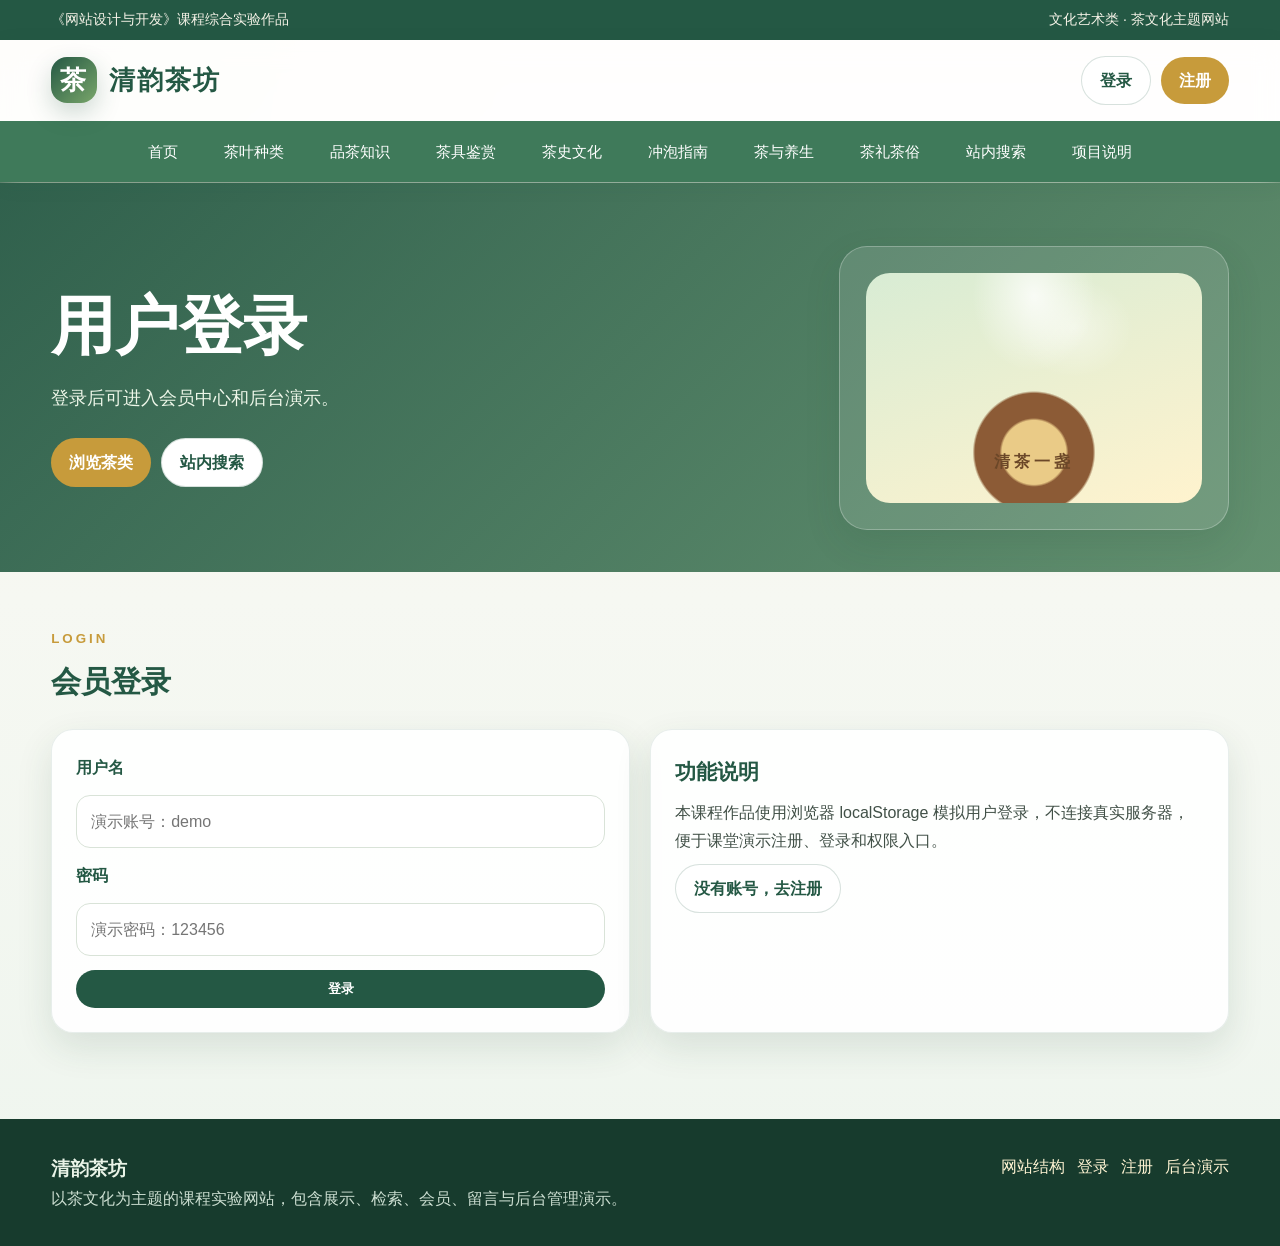
<file: login.html>
<!DOCTYPE html>
<html lang="zh-CN">
<head>
    <meta charset="UTF-8">
    <meta name="viewport" content="width=device-width, initial-scale=1.0">
    <title>用户登录 - 清韵茶坊</title>
    <meta name="description" content="登录后可进入会员中心和后台演示。">
    <link rel="stylesheet" href="assets/css/style.css">
</head>
<body>
    <div class="topbar">
        <div class="wrap"><span>《网站设计与开发》课程综合实验作品</span><span>文化艺术类 · 茶文化主题网站</span></div>
    </div>
    <header>
        <div class="wrap header-inner">
            <a class="brand" href="index.html"><span class="brand-mark">茶</span><span>清韵茶坊</span></a>
            <div class="header-actions" data-user-area></div>
        </div>
        <nav><div class="wrap nav-inner"><a href="index.html" class="">首页</a>
<a href="tea.html" class="">茶叶种类</a>
<a href="knowledge.html" class="">品茶知识</a>
<a href="tools.html" class="">茶具鉴赏</a>
<a href="culture.html" class="">茶史文化</a>
<a href="brewing.html" class="">冲泡指南</a>
<a href="health.html" class="">茶与养生</a>
<a href="ceremony.html" class="">茶礼茶俗</a>
<a href="search.html" class="">站内搜索</a>
<a href="about.html" class="">项目说明</a></div></nav>
    </header>
    <section class="hero">
        <div class="wrap hero-grid">
            <div>
                <h1>用户登录</h1>
                <p>登录后可进入会员中心和后台演示。</p>
                <div class="pill-row">
                    <a class="btn gold" href="tea.html">浏览茶类</a>
                    <a class="btn secondary" href="search.html">站内搜索</a>
                </div>
            </div>
            <div class="hero-card"><div class="steam"></div></div>
        </div>
    </section>
    <main class="wrap">

        <section class="section-title"><small>LOGIN</small><h2>会员登录</h2></section>
        <div class="grid cols-2">
            <div class="card">
                <form class="form" id="loginForm">
                    <label>用户名</label><input name="username" required placeholder="演示账号：demo">
                    <label>密码</label><input name="password" type="password" required placeholder="演示密码：123456">
                    <button class="btn" type="submit">登录</button>
                    <div class="notice" id="loginNotice"></div>
                </form>
            </div>
            <div class="card"><h3>功能说明</h3><p>本课程作品使用浏览器 localStorage 模拟用户登录，不连接真实服务器，便于课堂演示注册、登录和权限入口。</p><a class="btn secondary" href="register.html">没有账号，去注册</a></div>
        </div>

    </main>
    <footer>
        <div class="wrap footer-grid">
            <div>
                <h3>清韵茶坊</h3>
                <p>以茶文化为主题的课程实验网站，包含展示、检索、会员、留言与后台管理演示。</p>
            </div>
            <div class="footer-links">
                <a href="sitemap.html">网站结构</a>
                <a href="login.html">登录</a>
                <a href="register.html">注册</a>
                <a href="admin.html">后台演示</a>
            </div>
        </div>
    </footer>
    <script src="assets/js/app.js"></script>
</body>
</html>
</file>
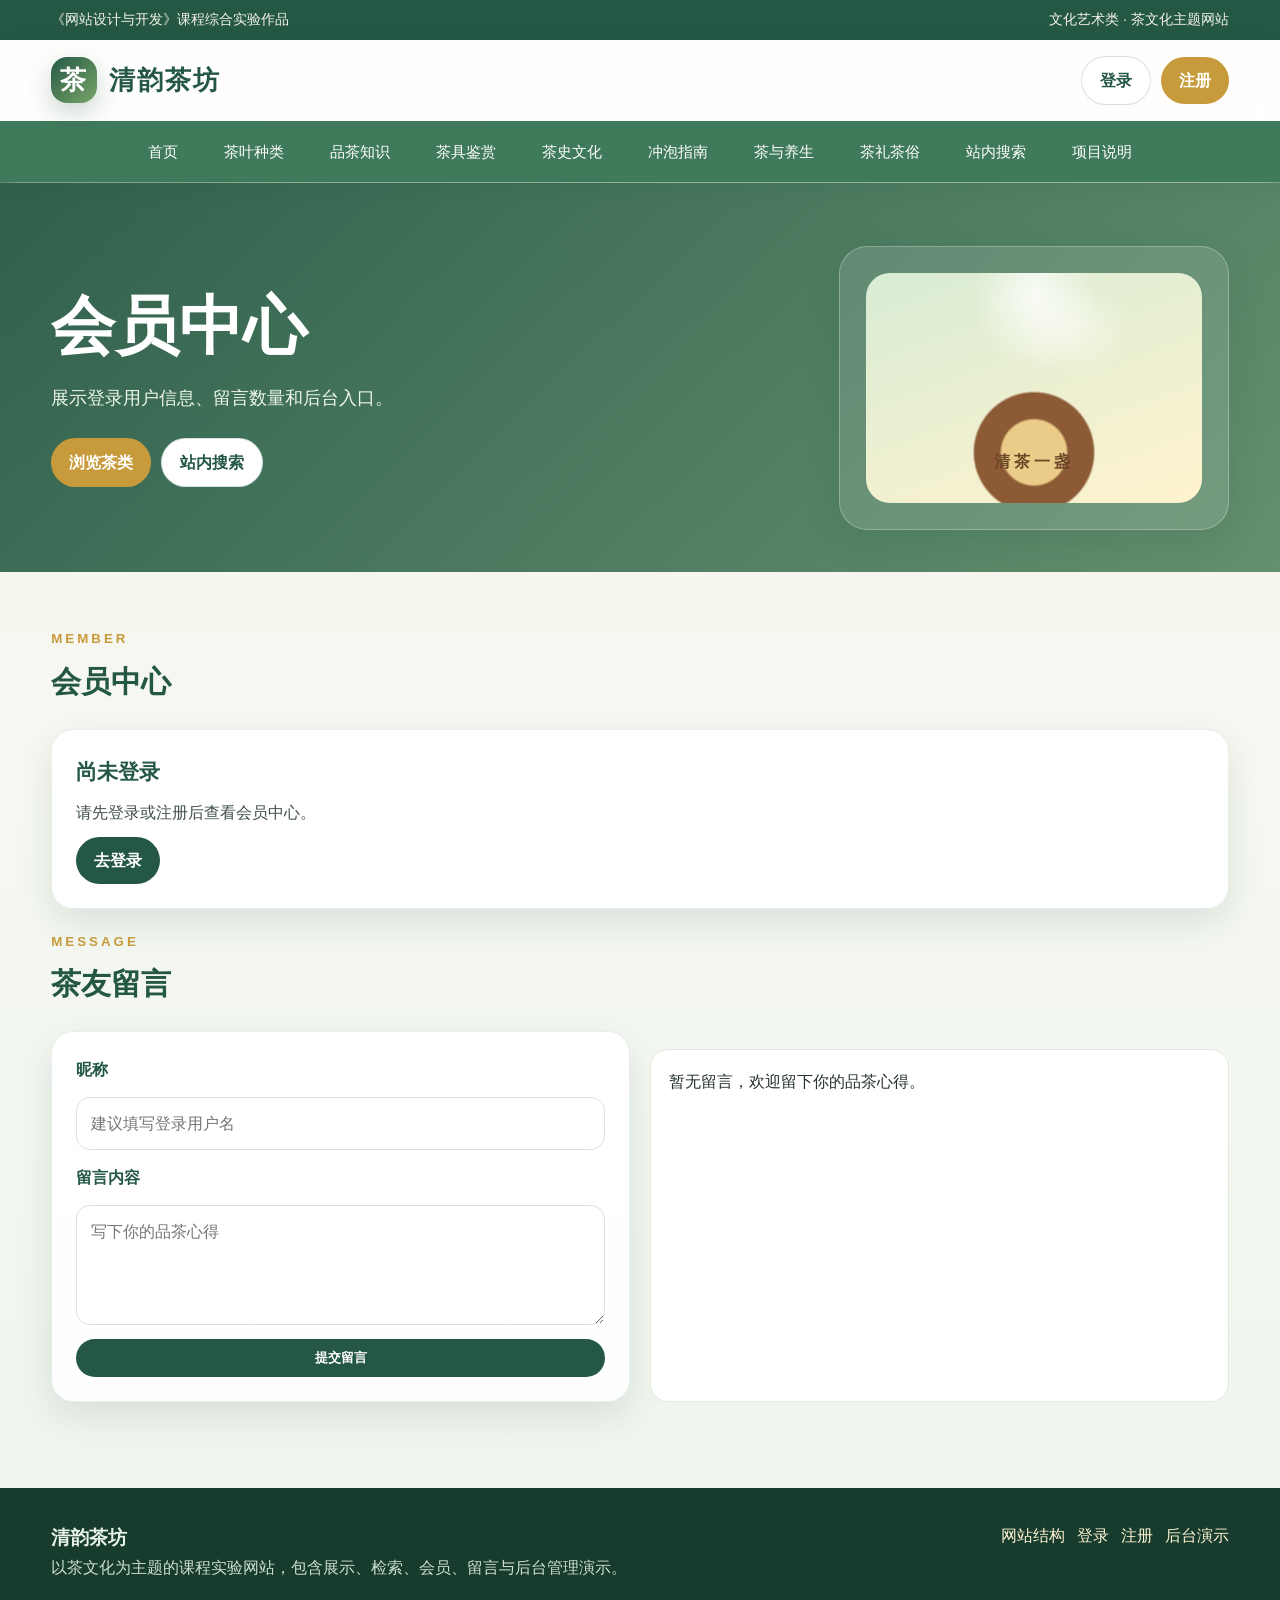
<file: member.html>
<!DOCTYPE html>
<html lang="zh-CN">
<head>
    <meta charset="UTF-8">
    <meta name="viewport" content="width=device-width, initial-scale=1.0">
    <title>会员中心 - 清韵茶坊</title>
    <meta name="description" content="展示登录用户信息、留言数量和后台入口。">
    <link rel="stylesheet" href="assets/css/style.css">
</head>
<body>
    <div class="topbar">
        <div class="wrap"><span>《网站设计与开发》课程综合实验作品</span><span>文化艺术类 · 茶文化主题网站</span></div>
    </div>
    <header>
        <div class="wrap header-inner">
            <a class="brand" href="index.html"><span class="brand-mark">茶</span><span>清韵茶坊</span></a>
            <div class="header-actions" data-user-area></div>
        </div>
        <nav><div class="wrap nav-inner"><a href="index.html" class="">首页</a>
<a href="tea.html" class="">茶叶种类</a>
<a href="knowledge.html" class="">品茶知识</a>
<a href="tools.html" class="">茶具鉴赏</a>
<a href="culture.html" class="">茶史文化</a>
<a href="brewing.html" class="">冲泡指南</a>
<a href="health.html" class="">茶与养生</a>
<a href="ceremony.html" class="">茶礼茶俗</a>
<a href="search.html" class="">站内搜索</a>
<a href="about.html" class="">项目说明</a></div></nav>
    </header>
    <section class="hero">
        <div class="wrap hero-grid">
            <div>
                <h1>会员中心</h1>
                <p>展示登录用户信息、留言数量和后台入口。</p>
                <div class="pill-row">
                    <a class="btn gold" href="tea.html">浏览茶类</a>
                    <a class="btn secondary" href="search.html">站内搜索</a>
                </div>
            </div>
            <div class="hero-card"><div class="steam"></div></div>
        </div>
    </section>
    <main class="wrap">

        <section class="section-title"><small>MEMBER</small><h2>会员中心</h2></section>
        <div class="card" id="memberBox"></div>
        <section class="section-title"><small>MESSAGE</small><h2>茶友留言</h2></section>
        <div class="grid cols-2">
            <div class="card">
                <form class="form" id="messageForm">
                    <label>昵称</label><input name="name" required placeholder="建议填写登录用户名">
                    <label>留言内容</label><textarea name="content" required placeholder="写下你的品茶心得"></textarea>
                    <button class="btn" type="submit">提交留言</button>
                </form>
            </div>
            <div class="message-list" id="messageList"></div>
        </div>

    </main>
    <footer>
        <div class="wrap footer-grid">
            <div>
                <h3>清韵茶坊</h3>
                <p>以茶文化为主题的课程实验网站，包含展示、检索、会员、留言与后台管理演示。</p>
            </div>
            <div class="footer-links">
                <a href="sitemap.html">网站结构</a>
                <a href="login.html">登录</a>
                <a href="register.html">注册</a>
                <a href="admin.html">后台演示</a>
            </div>
        </div>
    </footer>
    <script src="assets/js/app.js"></script>
</body>
</html>
</file>
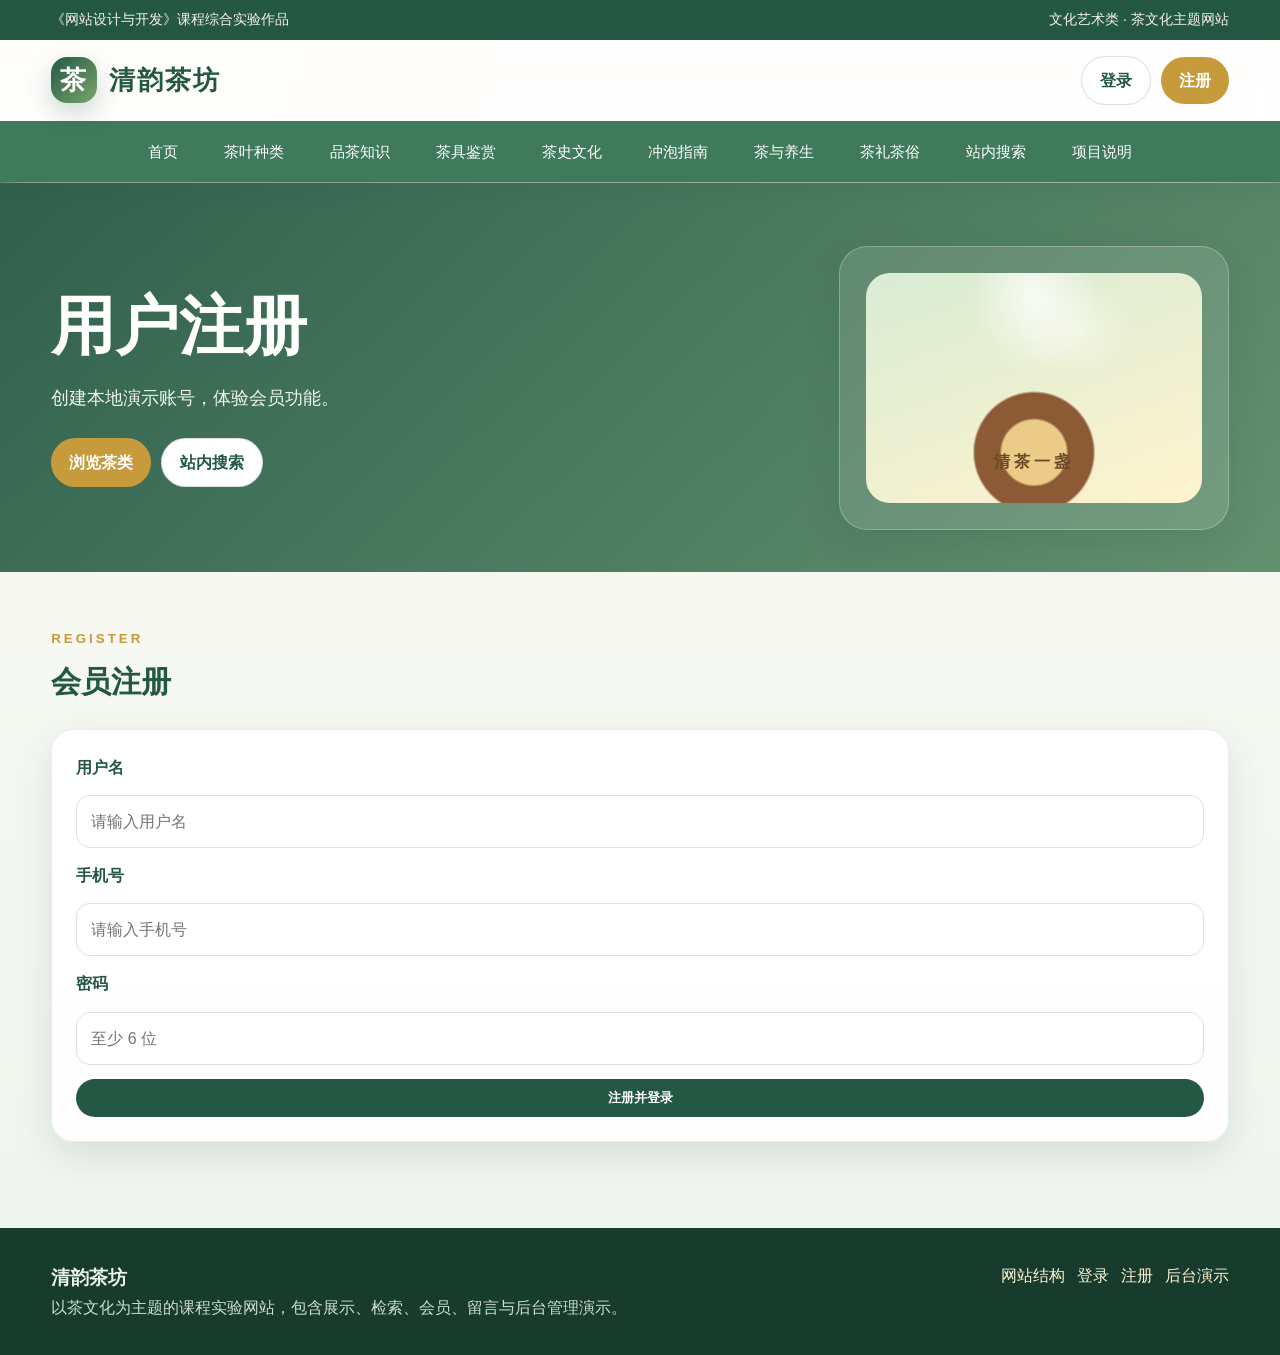
<file: register.html>
<!DOCTYPE html>
<html lang="zh-CN">
<head>
    <meta charset="UTF-8">
    <meta name="viewport" content="width=device-width, initial-scale=1.0">
    <title>用户注册 - 清韵茶坊</title>
    <meta name="description" content="创建本地演示账号，体验会员功能。">
    <link rel="stylesheet" href="assets/css/style.css">
</head>
<body>
    <div class="topbar">
        <div class="wrap"><span>《网站设计与开发》课程综合实验作品</span><span>文化艺术类 · 茶文化主题网站</span></div>
    </div>
    <header>
        <div class="wrap header-inner">
            <a class="brand" href="index.html"><span class="brand-mark">茶</span><span>清韵茶坊</span></a>
            <div class="header-actions" data-user-area></div>
        </div>
        <nav><div class="wrap nav-inner"><a href="index.html" class="">首页</a>
<a href="tea.html" class="">茶叶种类</a>
<a href="knowledge.html" class="">品茶知识</a>
<a href="tools.html" class="">茶具鉴赏</a>
<a href="culture.html" class="">茶史文化</a>
<a href="brewing.html" class="">冲泡指南</a>
<a href="health.html" class="">茶与养生</a>
<a href="ceremony.html" class="">茶礼茶俗</a>
<a href="search.html" class="">站内搜索</a>
<a href="about.html" class="">项目说明</a></div></nav>
    </header>
    <section class="hero">
        <div class="wrap hero-grid">
            <div>
                <h1>用户注册</h1>
                <p>创建本地演示账号，体验会员功能。</p>
                <div class="pill-row">
                    <a class="btn gold" href="tea.html">浏览茶类</a>
                    <a class="btn secondary" href="search.html">站内搜索</a>
                </div>
            </div>
            <div class="hero-card"><div class="steam"></div></div>
        </div>
    </section>
    <main class="wrap">

        <section class="section-title"><small>REGISTER</small><h2>会员注册</h2></section>
        <div class="card">
            <form class="form" id="registerForm">
                <label>用户名</label><input name="username" required minlength="2" placeholder="请输入用户名">
                <label>手机号</label><input name="phone" required placeholder="请输入手机号">
                <label>密码</label><input name="password" type="password" required minlength="6" placeholder="至少 6 位">
                <button class="btn" type="submit">注册并登录</button>
                <div class="notice" id="registerNotice"></div>
            </form>
        </div>

    </main>
    <footer>
        <div class="wrap footer-grid">
            <div>
                <h3>清韵茶坊</h3>
                <p>以茶文化为主题的课程实验网站，包含展示、检索、会员、留言与后台管理演示。</p>
            </div>
            <div class="footer-links">
                <a href="sitemap.html">网站结构</a>
                <a href="login.html">登录</a>
                <a href="register.html">注册</a>
                <a href="admin.html">后台演示</a>
            </div>
        </div>
    </footer>
    <script src="assets/js/app.js"></script>
</body>
</html>
</file>
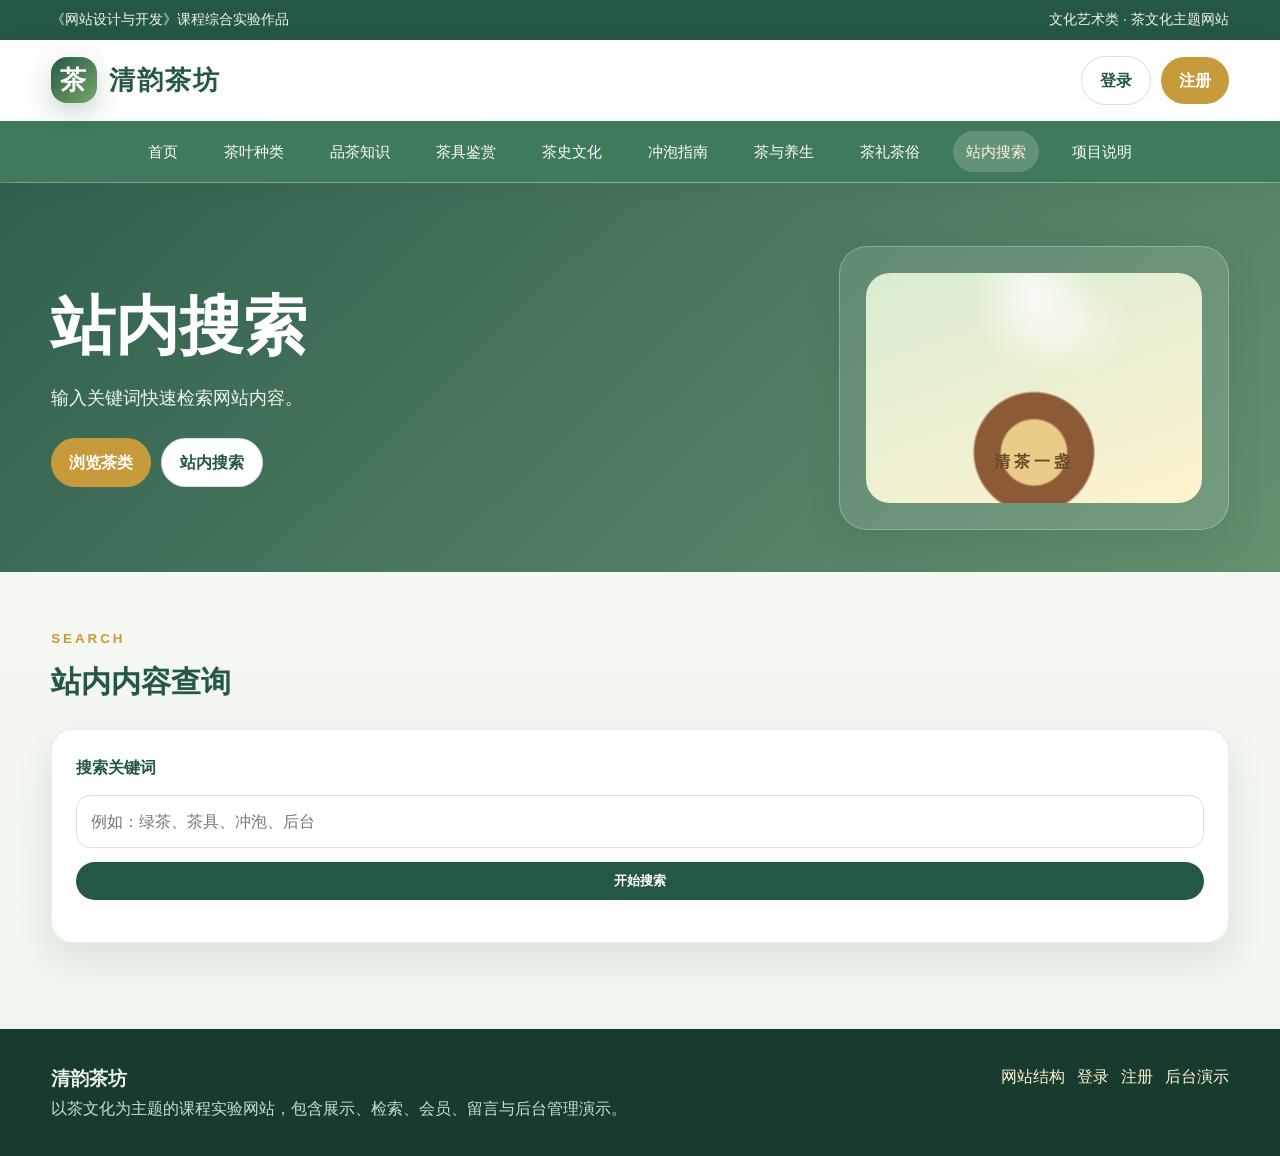
<file: search.html>
<!DOCTYPE html>
<html lang="zh-CN">
<head>
    <meta charset="UTF-8">
    <meta name="viewport" content="width=device-width, initial-scale=1.0">
    <title>站内搜索 - 清韵茶坊</title>
    <meta name="description" content="输入关键词快速检索网站内容。">
    <link rel="stylesheet" href="assets/css/style.css">
</head>
<body>
    <div class="topbar">
        <div class="wrap"><span>《网站设计与开发》课程综合实验作品</span><span>文化艺术类 · 茶文化主题网站</span></div>
    </div>
    <header>
        <div class="wrap header-inner">
            <a class="brand" href="index.html"><span class="brand-mark">茶</span><span>清韵茶坊</span></a>
            <div class="header-actions" data-user-area></div>
        </div>
        <nav><div class="wrap nav-inner"><a href="index.html" class="">首页</a>
<a href="tea.html" class="">茶叶种类</a>
<a href="knowledge.html" class="">品茶知识</a>
<a href="tools.html" class="">茶具鉴赏</a>
<a href="culture.html" class="">茶史文化</a>
<a href="brewing.html" class="">冲泡指南</a>
<a href="health.html" class="">茶与养生</a>
<a href="ceremony.html" class="">茶礼茶俗</a>
<a href="search.html" class="active">站内搜索</a>
<a href="about.html" class="">项目说明</a></div></nav>
    </header>
    <section class="hero">
        <div class="wrap hero-grid">
            <div>
                <h1>站内搜索</h1>
                <p>输入关键词快速检索网站内容。</p>
                <div class="pill-row">
                    <a class="btn gold" href="tea.html">浏览茶类</a>
                    <a class="btn secondary" href="search.html">站内搜索</a>
                </div>
            </div>
            <div class="hero-card"><div class="steam"></div></div>
        </div>
    </section>
    <main class="wrap">

        <section class="section-title"><small>SEARCH</small><h2>站内内容查询</h2></section>
        <div class="card">
            <form class="form" id="searchForm">
                <label for="keyword">搜索关键词</label>
                <input id="keyword" name="keyword" placeholder="例如：绿茶、茶具、冲泡、后台" required>
                <button class="btn" type="submit">开始搜索</button>
            </form>
            <div class="search-results" id="searchResults"></div>
        </div>

    </main>
    <footer>
        <div class="wrap footer-grid">
            <div>
                <h3>清韵茶坊</h3>
                <p>以茶文化为主题的课程实验网站，包含展示、检索、会员、留言与后台管理演示。</p>
            </div>
            <div class="footer-links">
                <a href="sitemap.html">网站结构</a>
                <a href="login.html">登录</a>
                <a href="register.html">注册</a>
                <a href="admin.html">后台演示</a>
            </div>
        </div>
    </footer>
    <script src="assets/js/app.js"></script>
</body>
</html>
</file>
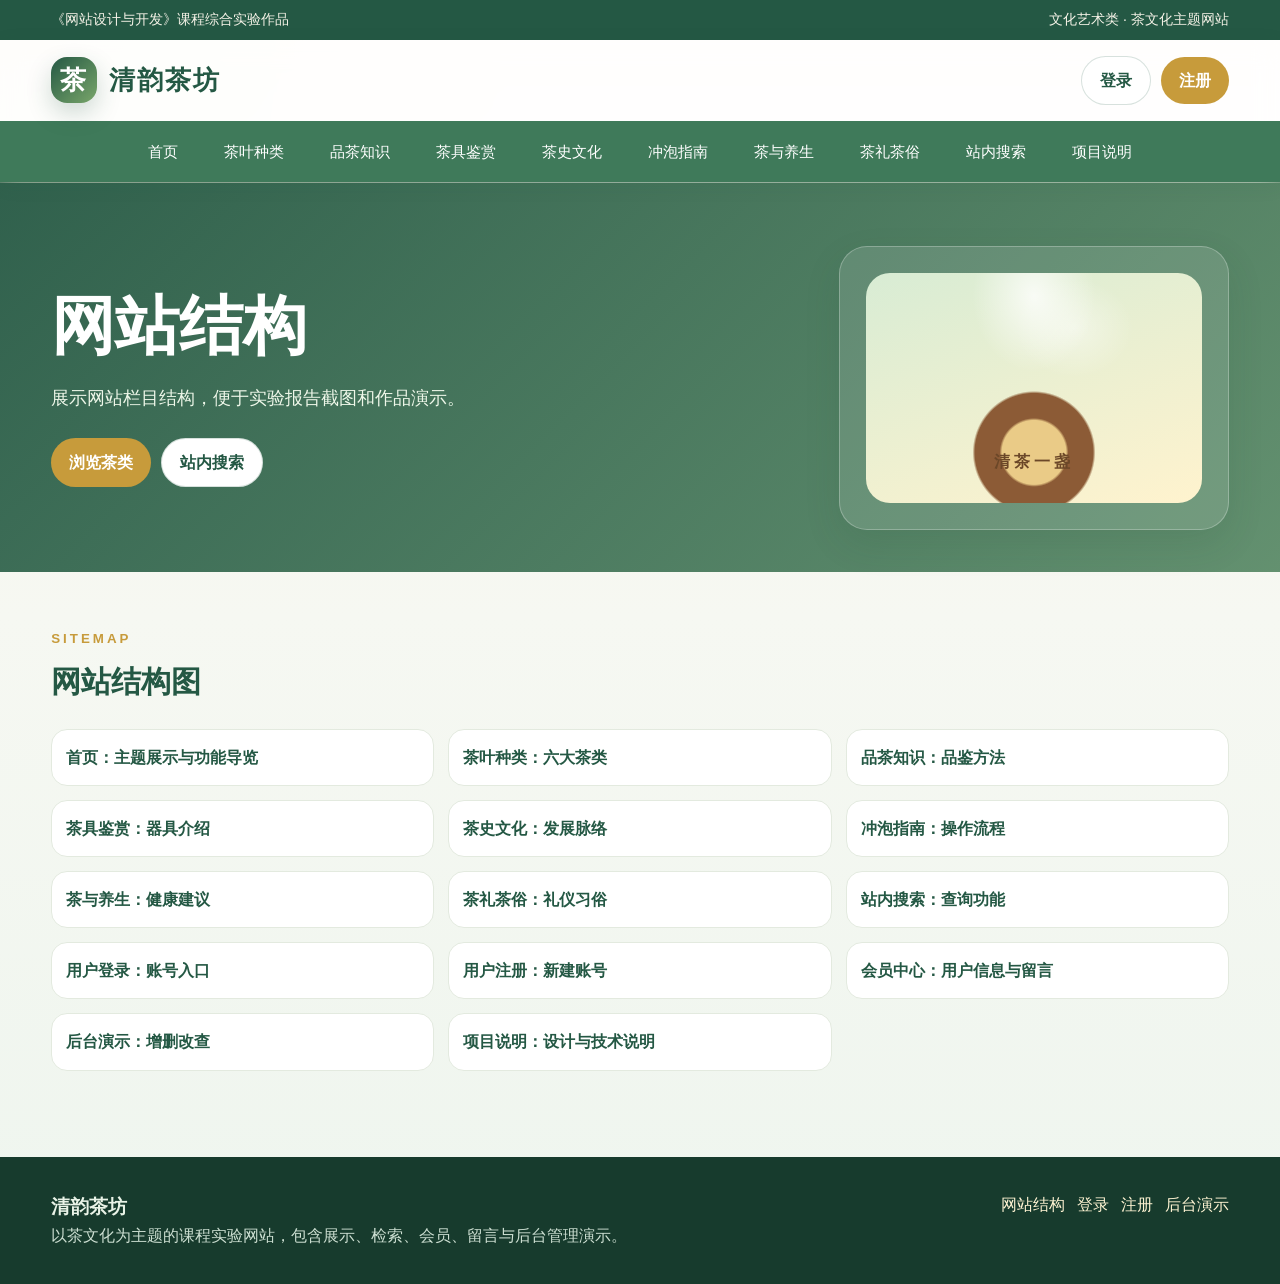
<file: sitemap.html>
<!DOCTYPE html>
<html lang="zh-CN">
<head>
    <meta charset="UTF-8">
    <meta name="viewport" content="width=device-width, initial-scale=1.0">
    <title>网站结构 - 清韵茶坊</title>
    <meta name="description" content="展示网站栏目结构，便于实验报告截图和作品演示。">
    <link rel="stylesheet" href="assets/css/style.css">
</head>
<body>
    <div class="topbar">
        <div class="wrap"><span>《网站设计与开发》课程综合实验作品</span><span>文化艺术类 · 茶文化主题网站</span></div>
    </div>
    <header>
        <div class="wrap header-inner">
            <a class="brand" href="index.html"><span class="brand-mark">茶</span><span>清韵茶坊</span></a>
            <div class="header-actions" data-user-area></div>
        </div>
        <nav><div class="wrap nav-inner"><a href="index.html" class="">首页</a>
<a href="tea.html" class="">茶叶种类</a>
<a href="knowledge.html" class="">品茶知识</a>
<a href="tools.html" class="">茶具鉴赏</a>
<a href="culture.html" class="">茶史文化</a>
<a href="brewing.html" class="">冲泡指南</a>
<a href="health.html" class="">茶与养生</a>
<a href="ceremony.html" class="">茶礼茶俗</a>
<a href="search.html" class="">站内搜索</a>
<a href="about.html" class="">项目说明</a></div></nav>
    </header>
    <section class="hero">
        <div class="wrap hero-grid">
            <div>
                <h1>网站结构</h1>
                <p>展示网站栏目结构，便于实验报告截图和作品演示。</p>
                <div class="pill-row">
                    <a class="btn gold" href="tea.html">浏览茶类</a>
                    <a class="btn secondary" href="search.html">站内搜索</a>
                </div>
            </div>
            <div class="hero-card"><div class="steam"></div></div>
        </div>
    </section>
    <main class="wrap">

        <section class="section-title"><small>SITEMAP</small><h2>网站结构图</h2></section>
        <div class="sitemap">
            <a href="index.html">首页：主题展示与功能导览</a>
            <a href="tea.html">茶叶种类：六大茶类</a>
            <a href="knowledge.html">品茶知识：品鉴方法</a>
            <a href="tools.html">茶具鉴赏：器具介绍</a>
            <a href="culture.html">茶史文化：发展脉络</a>
            <a href="brewing.html">冲泡指南：操作流程</a>
            <a href="health.html">茶与养生：健康建议</a>
            <a href="ceremony.html">茶礼茶俗：礼仪习俗</a>
            <a href="search.html">站内搜索：查询功能</a>
            <a href="login.html">用户登录：账号入口</a>
            <a href="register.html">用户注册：新建账号</a>
            <a href="member.html">会员中心：用户信息与留言</a>
            <a href="admin.html">后台演示：增删改查</a>
            <a href="about.html">项目说明：设计与技术说明</a>
        </div>

    </main>
    <footer>
        <div class="wrap footer-grid">
            <div>
                <h3>清韵茶坊</h3>
                <p>以茶文化为主题的课程实验网站，包含展示、检索、会员、留言与后台管理演示。</p>
            </div>
            <div class="footer-links">
                <a href="sitemap.html">网站结构</a>
                <a href="login.html">登录</a>
                <a href="register.html">注册</a>
                <a href="admin.html">后台演示</a>
            </div>
        </div>
    </footer>
    <script src="assets/js/app.js"></script>
</body>
</html>
</file>
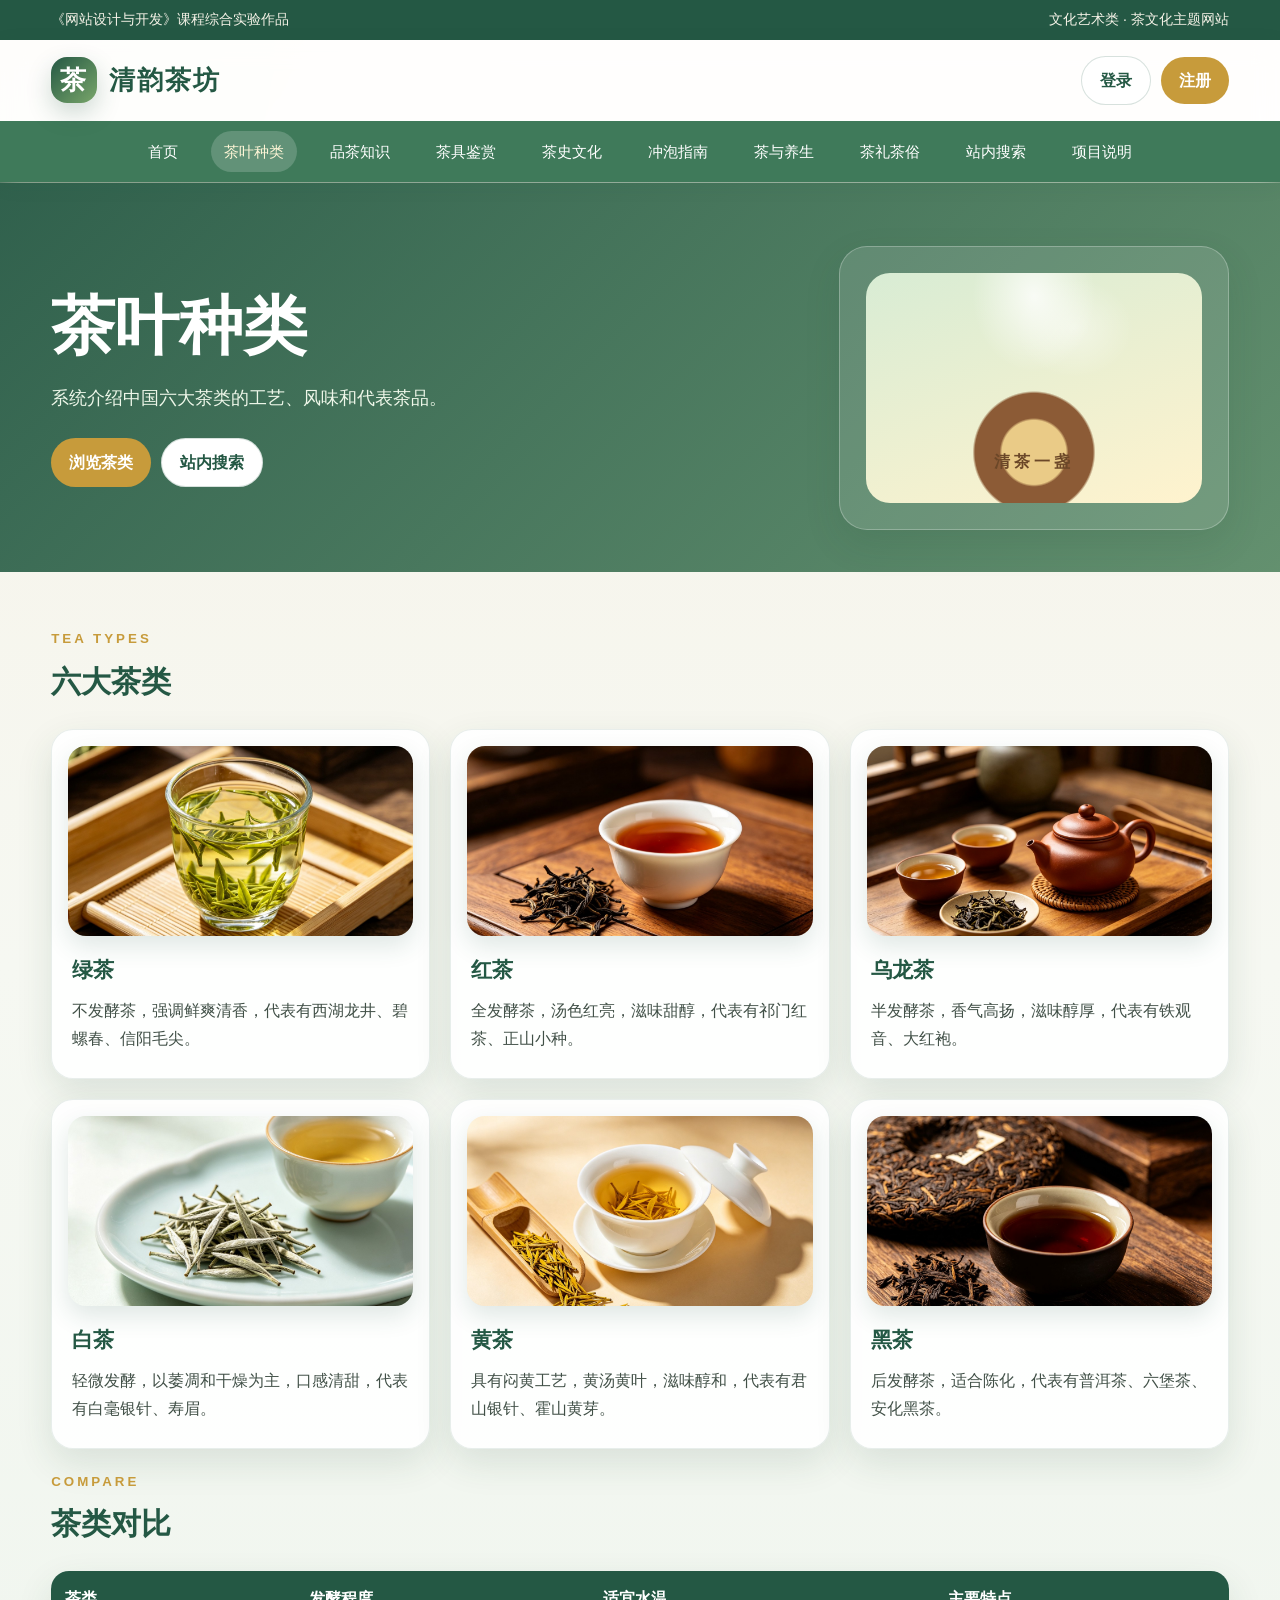
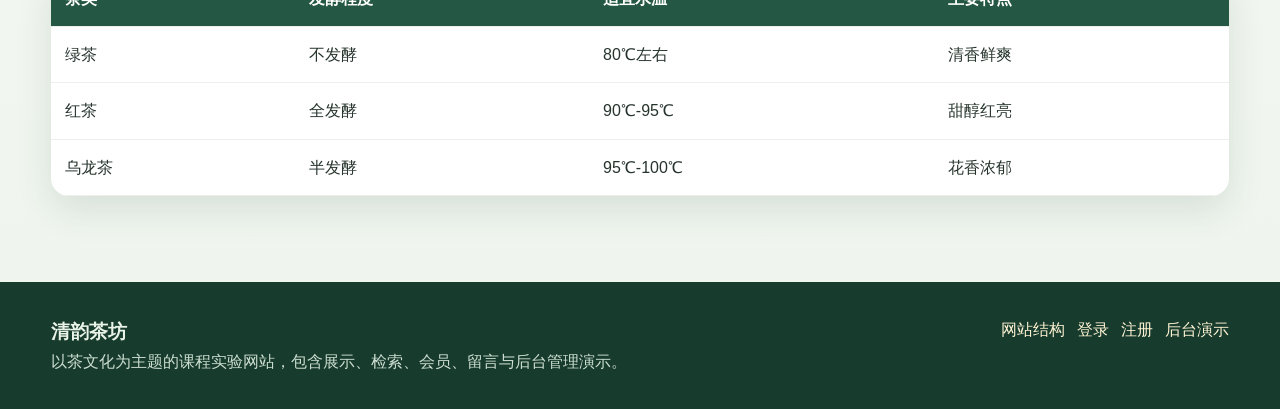
<file: tea.html>
<!DOCTYPE html>
<html lang="zh-CN">
<head>
    <meta charset="UTF-8">
    <meta name="viewport" content="width=device-width, initial-scale=1.0">
    <title>茶叶种类 - 清韵茶坊</title>
    <meta name="description" content="系统介绍中国六大茶类的工艺、风味和代表茶品。">
    <link rel="stylesheet" href="assets/css/style.css">
</head>
<body>
    <div class="topbar">
        <div class="wrap"><span>《网站设计与开发》课程综合实验作品</span><span>文化艺术类 · 茶文化主题网站</span></div>
    </div>
    <header>
        <div class="wrap header-inner">
            <a class="brand" href="index.html"><span class="brand-mark">茶</span><span>清韵茶坊</span></a>
            <div class="header-actions" data-user-area></div>
        </div>
        <nav><div class="wrap nav-inner"><a href="index.html" class="">首页</a>
<a href="tea.html" class="active">茶叶种类</a>
<a href="knowledge.html" class="">品茶知识</a>
<a href="tools.html" class="">茶具鉴赏</a>
<a href="culture.html" class="">茶史文化</a>
<a href="brewing.html" class="">冲泡指南</a>
<a href="health.html" class="">茶与养生</a>
<a href="ceremony.html" class="">茶礼茶俗</a>
<a href="search.html" class="">站内搜索</a>
<a href="about.html" class="">项目说明</a></div></nav>
    </header>
    <section class="hero">
        <div class="wrap hero-grid">
            <div>
                <h1>茶叶种类</h1>
                <p>系统介绍中国六大茶类的工艺、风味和代表茶品。</p>
                <div class="pill-row">
                    <a class="btn gold" href="tea.html">浏览茶类</a>
                    <a class="btn secondary" href="search.html">站内搜索</a>
                </div>
            </div>
            <div class="hero-card"><div class="steam"></div></div>
        </div>
    </section>
    <main class="wrap">

        <section class="section-title"><small>TEA TYPES</small><h2>六大茶类</h2></section>
        <div class="grid cols-3">
            <div class="card with-image"><img class="tea-photo" src="assets/images/green-tea.jpg" alt="绿茶"><h3>绿茶</h3><p>不发酵茶，强调鲜爽清香，代表有西湖龙井、碧螺春、信阳毛尖。</p></div>
            <div class="card with-image"><img class="tea-photo" src="assets/images/black-tea.jpg" alt="红茶"><h3>红茶</h3><p>全发酵茶，汤色红亮，滋味甜醇，代表有祁门红茶、正山小种。</p></div>
            <div class="card with-image"><img class="tea-photo" src="assets/images/oolong-tea.jpg" alt="乌龙茶"><h3>乌龙茶</h3><p>半发酵茶，香气高扬，滋味醇厚，代表有铁观音、大红袍。</p></div>
            <div class="card with-image"><img class="tea-photo" src="assets/images/white-tea.jpg" alt="白茶"><h3>白茶</h3><p>轻微发酵，以萎凋和干燥为主，口感清甜，代表有白毫银针、寿眉。</p></div>
            <div class="card with-image"><img class="tea-photo" src="assets/images/yellow-tea.jpg" alt="黄茶"><h3>黄茶</h3><p>具有闷黄工艺，黄汤黄叶，滋味醇和，代表有君山银针、霍山黄芽。</p></div>
            <div class="card with-image"><img class="tea-photo" src="assets/images/dark-tea.jpg" alt="黑茶"><h3>黑茶</h3><p>后发酵茶，适合陈化，代表有普洱茶、六堡茶、安化黑茶。</p></div>
        </div>
        <section class="section-title"><small>COMPARE</small><h2>茶类对比</h2></section>
        <table><tr><th>茶类</th><th>发酵程度</th><th>适宜水温</th><th>主要特点</th></tr>
        <tr><td>绿茶</td><td>不发酵</td><td>80℃左右</td><td>清香鲜爽</td></tr>
        <tr><td>红茶</td><td>全发酵</td><td>90℃-95℃</td><td>甜醇红亮</td></tr>
        <tr><td>乌龙茶</td><td>半发酵</td><td>95℃-100℃</td><td>花香浓郁</td></tr></table>

    </main>
    <footer>
        <div class="wrap footer-grid">
            <div>
                <h3>清韵茶坊</h3>
                <p>以茶文化为主题的课程实验网站，包含展示、检索、会员、留言与后台管理演示。</p>
            </div>
            <div class="footer-links">
                <a href="sitemap.html">网站结构</a>
                <a href="login.html">登录</a>
                <a href="register.html">注册</a>
                <a href="admin.html">后台演示</a>
            </div>
        </div>
    </footer>
    <script src="assets/js/app.js"></script>
</body>
</html>
</file>
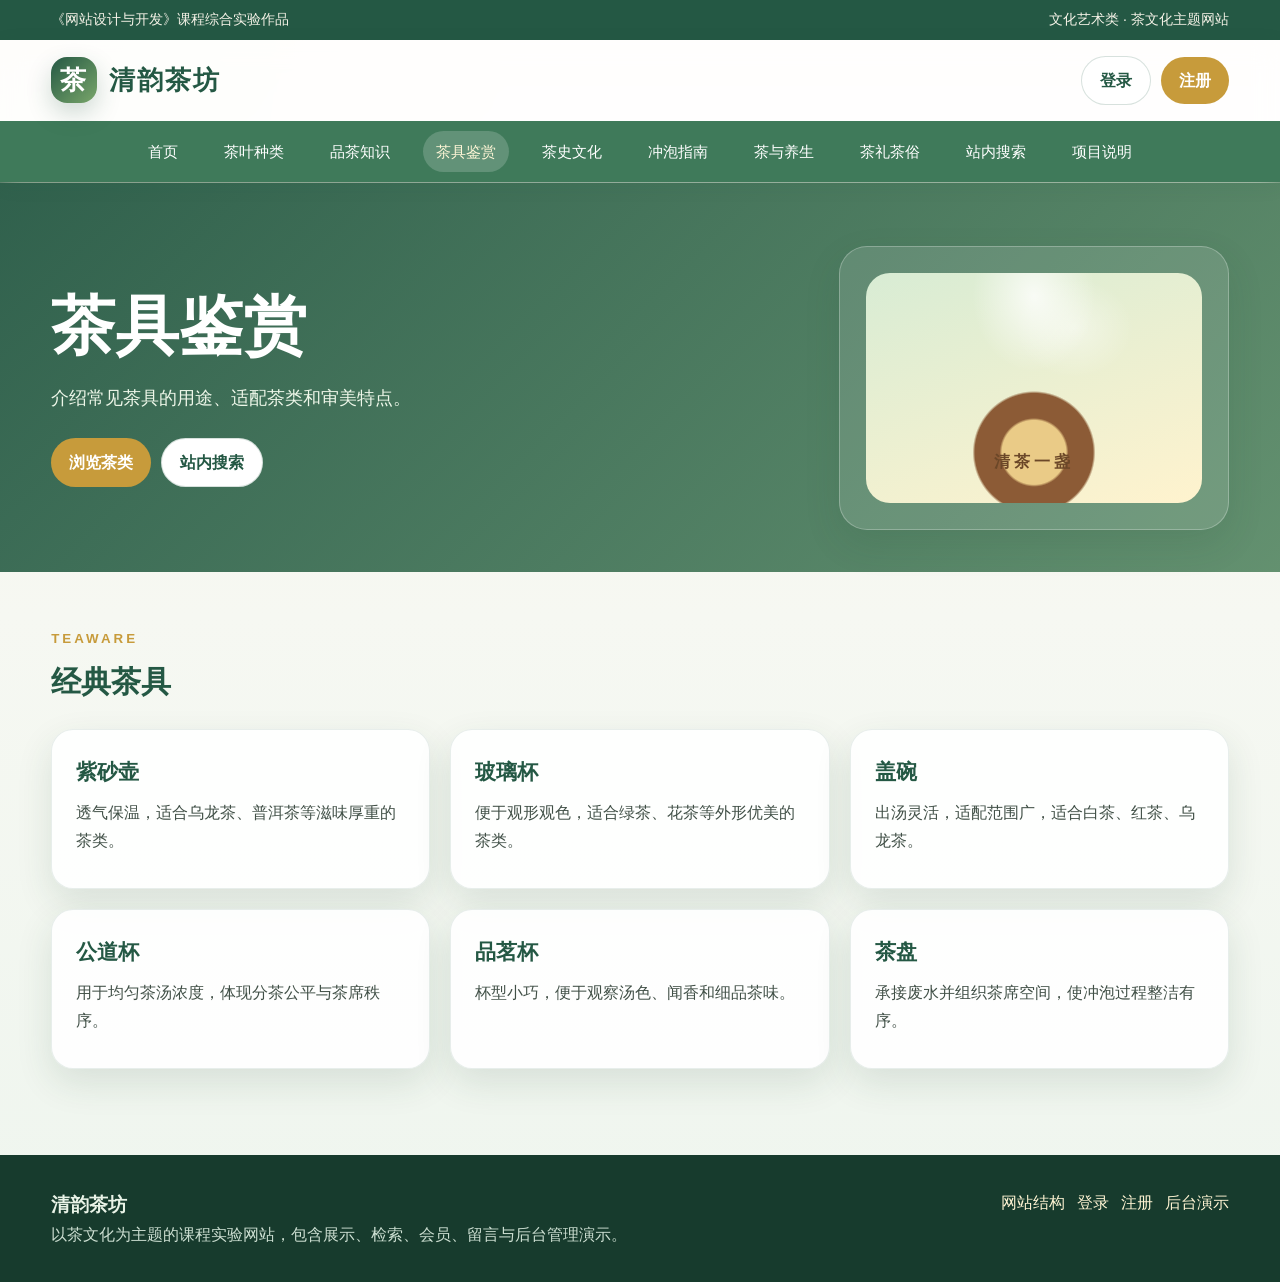
<file: tools.html>
<!DOCTYPE html>
<html lang="zh-CN">
<head>
    <meta charset="UTF-8">
    <meta name="viewport" content="width=device-width, initial-scale=1.0">
    <title>茶具鉴赏 - 清韵茶坊</title>
    <meta name="description" content="介绍常见茶具的用途、适配茶类和审美特点。">
    <link rel="stylesheet" href="assets/css/style.css">
</head>
<body>
    <div class="topbar">
        <div class="wrap"><span>《网站设计与开发》课程综合实验作品</span><span>文化艺术类 · 茶文化主题网站</span></div>
    </div>
    <header>
        <div class="wrap header-inner">
            <a class="brand" href="index.html"><span class="brand-mark">茶</span><span>清韵茶坊</span></a>
            <div class="header-actions" data-user-area></div>
        </div>
        <nav><div class="wrap nav-inner"><a href="index.html" class="">首页</a>
<a href="tea.html" class="">茶叶种类</a>
<a href="knowledge.html" class="">品茶知识</a>
<a href="tools.html" class="active">茶具鉴赏</a>
<a href="culture.html" class="">茶史文化</a>
<a href="brewing.html" class="">冲泡指南</a>
<a href="health.html" class="">茶与养生</a>
<a href="ceremony.html" class="">茶礼茶俗</a>
<a href="search.html" class="">站内搜索</a>
<a href="about.html" class="">项目说明</a></div></nav>
    </header>
    <section class="hero">
        <div class="wrap hero-grid">
            <div>
                <h1>茶具鉴赏</h1>
                <p>介绍常见茶具的用途、适配茶类和审美特点。</p>
                <div class="pill-row">
                    <a class="btn gold" href="tea.html">浏览茶类</a>
                    <a class="btn secondary" href="search.html">站内搜索</a>
                </div>
            </div>
            <div class="hero-card"><div class="steam"></div></div>
        </div>
    </section>
    <main class="wrap">

        <section class="section-title"><small>TEAWARE</small><h2>经典茶具</h2></section>
        <div class="grid cols-3">
            <div class="card"><h3>紫砂壶</h3><p>透气保温，适合乌龙茶、普洱茶等滋味厚重的茶类。</p></div>
            <div class="card"><h3>玻璃杯</h3><p>便于观形观色，适合绿茶、花茶等外形优美的茶类。</p></div>
            <div class="card"><h3>盖碗</h3><p>出汤灵活，适配范围广，适合白茶、红茶、乌龙茶。</p></div>
            <div class="card"><h3>公道杯</h3><p>用于均匀茶汤浓度，体现分茶公平与茶席秩序。</p></div>
            <div class="card"><h3>品茗杯</h3><p>杯型小巧，便于观察汤色、闻香和细品茶味。</p></div>
            <div class="card"><h3>茶盘</h3><p>承接废水并组织茶席空间，使冲泡过程整洁有序。</p></div>
        </div>

    </main>
    <footer>
        <div class="wrap footer-grid">
            <div>
                <h3>清韵茶坊</h3>
                <p>以茶文化为主题的课程实验网站，包含展示、检索、会员、留言与后台管理演示。</p>
            </div>
            <div class="footer-links">
                <a href="sitemap.html">网站结构</a>
                <a href="login.html">登录</a>
                <a href="register.html">注册</a>
                <a href="admin.html">后台演示</a>
            </div>
        </div>
    </footer>
    <script src="assets/js/app.js"></script>
</body>
</html>
</file>
<file: assets/css/style.css>
:root{
    --green:#245844;
    --green-2:#3f7a5a;
    --green-3:#e8f2e9;
    --gold:#c79b3b;
    --paper:#fbf8ef;
    --ink:#26342d;
    --muted:#68766e;
    --white:#fff;
    --shadow:0 14px 36px rgba(33,72,53,.12);
}
*{box-sizing:border-box;margin:0;padding:0}
html{scroll-behavior:smooth}
body{
    font-family:"Microsoft YaHei","PingFang SC",Arial,sans-serif;
    color:var(--ink);
    background:
        radial-gradient(circle at top left, rgba(199,155,59,.16), transparent 32rem),
        linear-gradient(180deg,#f7f2e6 0%,#f6f8f2 48%,#eef5ee 100%);
    min-height:100vh;
    line-height:1.7;
}
a{color:inherit;text-decoration:none}
img{max-width:100%;display:block}
.topbar{
    background:var(--green);
    color:#f6f3e8;
    font-size:14px;
    padding:8px 0;
}
.wrap{width:min(1180px,92vw);margin:auto}
.topbar .wrap,.header-inner,.nav-inner,.hero-grid,.footer-grid{display:flex;align-items:center;justify-content:space-between;gap:20px}
header{
    position:sticky;
    top:0;
    z-index:10;
    background:rgba(255,255,255,.92);
    backdrop-filter:blur(12px);
    box-shadow:0 4px 18px rgba(36,88,68,.08);
}
.header-inner{padding:16px 0}
.brand{display:flex;align-items:center;gap:12px;font-weight:800;color:var(--green);font-size:26px;letter-spacing:2px}
.brand-mark{
    width:46px;height:46px;border-radius:16px;
    background:linear-gradient(135deg,var(--green),#79a66a);
    display:grid;place-items:center;color:white;font-size:26px;
    box-shadow:0 10px 24px rgba(36,88,68,.22);
}
.header-actions{display:flex;gap:10px;align-items:center;flex-wrap:wrap}
.btn{
    border:0;border-radius:999px;
    padding:10px 18px;
    background:var(--green);
    color:white;
    cursor:pointer;
    font-weight:700;
    transition:.2s;
    display:inline-flex;
    align-items:center;
    justify-content:center;
}
.btn:hover{transform:translateY(-2px);box-shadow:0 8px 18px rgba(36,88,68,.2)}
.btn.secondary{background:#fff;color:var(--green);border:1px solid rgba(36,88,68,.18)}
.btn.gold{background:var(--gold)}
nav{background:var(--green-2);color:white}
.nav-inner{justify-content:center;flex-wrap:wrap;padding:10px 0}
nav a{padding:8px 13px;border-radius:999px;font-size:15px;transition:.2s}
nav a:hover,nav a.active{background:rgba(255,255,255,.18);color:#fff6d7}
.hero{
    padding:64px 0 42px;
    background:
        linear-gradient(135deg,rgba(36,88,68,.94),rgba(67,122,83,.82)),
        repeating-linear-gradient(45deg,rgba(255,255,255,.04) 0 2px,transparent 2px 16px);
    color:white;
}
.hero-grid{align-items:center}
.hero h1{font-size:clamp(34px,5vw,64px);line-height:1.15;margin-bottom:20px}
.hero p{font-size:18px;color:#eef7e9;margin-bottom:24px;max-width:680px}
.hero-card{
    width:min(390px,100%);
    background:rgba(255,255,255,.12);
    border:1px solid rgba(255,255,255,.26);
    border-radius:28px;
    padding:26px;
    box-shadow:var(--shadow);
}
.steam{
    height:230px;border-radius:24px;
    background:
        radial-gradient(circle at 50% 78%, #eacb87 0 13%, transparent 14%),
        radial-gradient(circle at 50% 78%, #8c5b36 0 24%, transparent 25%),
        radial-gradient(ellipse at 50% 10%, rgba(255,255,255,.78), transparent 26%),
        radial-gradient(ellipse at 62% 24%, rgba(255,255,255,.45), transparent 20%),
        linear-gradient(160deg,#d8ecd4,#fff3ce);
    position:relative;
    overflow:hidden;
}
.steam:after{
    content:"清茶一盏";
    position:absolute;
    left:50%;
    bottom:28px;
    transform:translateX(-50%);
    color:#6b4728;
    font-weight:800;
    letter-spacing:4px;
}
main{padding:34px 0 56px}
.section-title{margin:18px 0 22px}
.section-title small{color:var(--gold);font-weight:800;letter-spacing:3px}
.section-title h2{font-size:30px;color:var(--green);margin-top:4px}
.grid{display:grid;gap:20px}
.grid.cols-2{grid-template-columns:repeat(2,minmax(0,1fr))}
.grid.cols-3{grid-template-columns:repeat(3,minmax(0,1fr))}
.grid.cols-4{grid-template-columns:repeat(4,minmax(0,1fr))}
.card{
    background:rgba(255,255,255,.9);
    border:1px solid rgba(36,88,68,.1);
    border-radius:22px;
    padding:24px;
    box-shadow:var(--shadow);
}
.card h3{color:var(--green);margin-bottom:10px;font-size:21px}
.card p{color:#415047;margin-bottom:10px}
.tag{display:inline-block;background:var(--green-3);color:var(--green);border-radius:999px;padding:4px 10px;margin:4px 6px 4px 0;font-size:13px;font-weight:700}
.feature{
    min-height:150px;
    background:linear-gradient(145deg,#fff,#eef7eb);
    position:relative;
    overflow:hidden;
}
.feature:before{
    content:"";
    position:absolute;
    width:110px;height:110px;border-radius:50%;
    right:-34px;top:-34px;
    background:rgba(199,155,59,.16);
}
.timeline{border-left:3px solid var(--green-2);padding-left:20px}
.timeline .item{margin-bottom:18px;position:relative}
.timeline .item:before{content:"";position:absolute;left:-29px;top:9px;width:14px;height:14px;border-radius:50%;background:var(--gold)}
table{width:100%;border-collapse:collapse;background:white;border-radius:18px;overflow:hidden;box-shadow:var(--shadow)}
th,td{padding:14px;border-bottom:1px solid #edf0ea;text-align:left}
th{background:var(--green);color:white}
tr:hover td{background:#fbf7e9}
.form{display:grid;gap:14px}
label{font-weight:700;color:var(--green)}
input,textarea,select{
    width:100%;
    border:1px solid #d9e3d8;
    border-radius:14px;
    padding:12px 14px;
    font:inherit;
    background:white;
}
textarea{min-height:120px;resize:vertical}
.notice{padding:12px 14px;border-radius:14px;background:#eef7eb;color:var(--green);display:none}
.notice.show{display:block}
.search-results,.message-list,.admin-list{display:grid;gap:14px;margin-top:18px}
.result-item,.message-item,.admin-item{background:white;border-radius:18px;padding:18px;border:1px solid #e2eadf}
.admin-actions{display:flex;gap:8px;flex-wrap:wrap;margin-top:10px}
.pill-row{display:flex;gap:10px;flex-wrap:wrap}
.sitemap{display:grid;grid-template-columns:repeat(3,minmax(0,1fr));gap:14px}
.sitemap a{background:white;border:1px solid #e3eadf;border-radius:16px;padding:14px;color:var(--green);font-weight:700}
footer{background:#173b2d;color:#e9f3e7;padding:34px 0;margin-top:30px}
footer p{color:#cddfd2}
.footer-grid{align-items:flex-start}
.footer-links{display:flex;gap:12px;flex-wrap:wrap}
.footer-links a{color:#fff4d3}
@media (max-width:900px){
    .hero-grid,.footer-grid{flex-direction:column;align-items:flex-start}
    .grid.cols-2,.grid.cols-3,.grid.cols-4,.sitemap{grid-template-columns:1fr}
    .header-inner{flex-direction:column;align-items:flex-start}
    .nav-inner{justify-content:flex-start}
}

.tea-photo{
    width:100%;
    height:190px;
    object-fit:cover;
    border-radius:18px;
    margin-bottom:16px;
    box-shadow:0 10px 24px rgba(36,88,68,.14);
    background:#e8f2e9;
}
.card.with-image{
    padding:16px;
}
.card.with-image h3,
.card.with-image p,
.card.with-image .tag{
    margin-left:4px;
    margin-right:4px;
}
.admin-item .tea-photo{
    height:160px;
}
</file>
